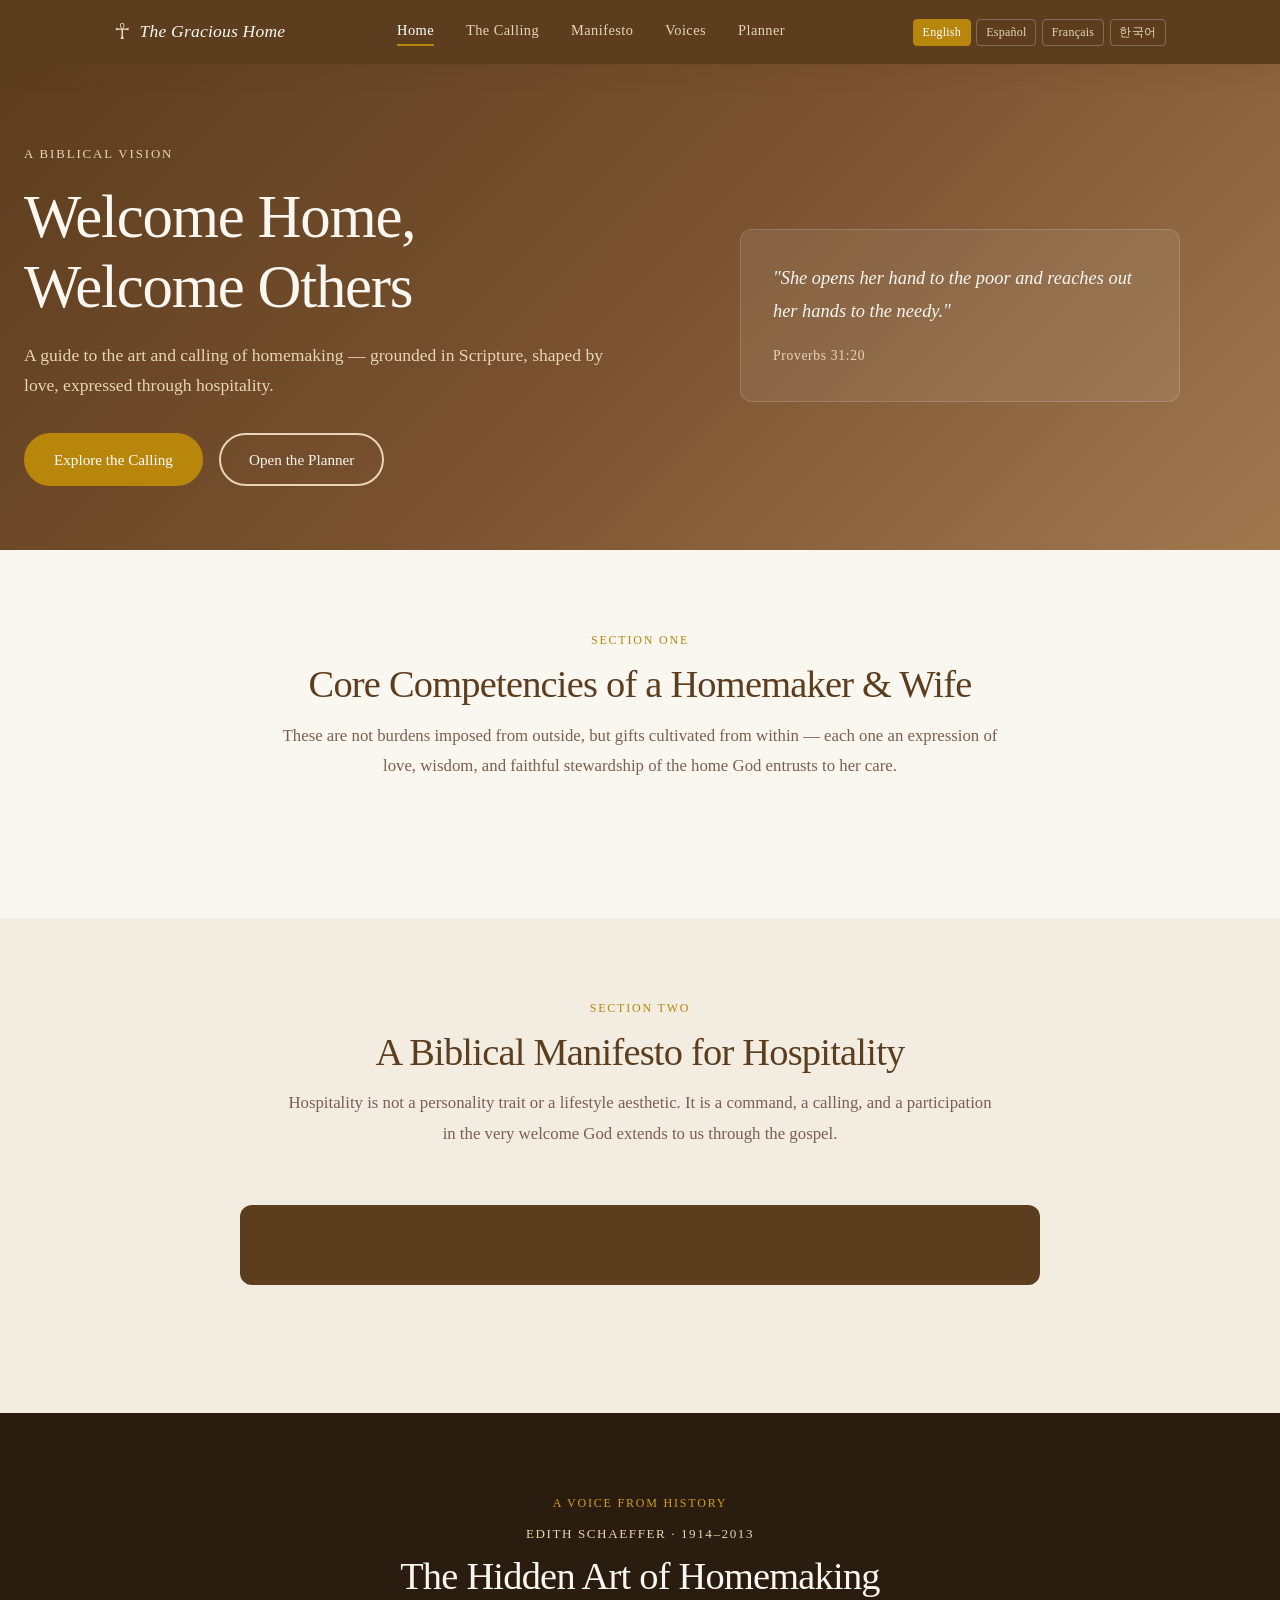
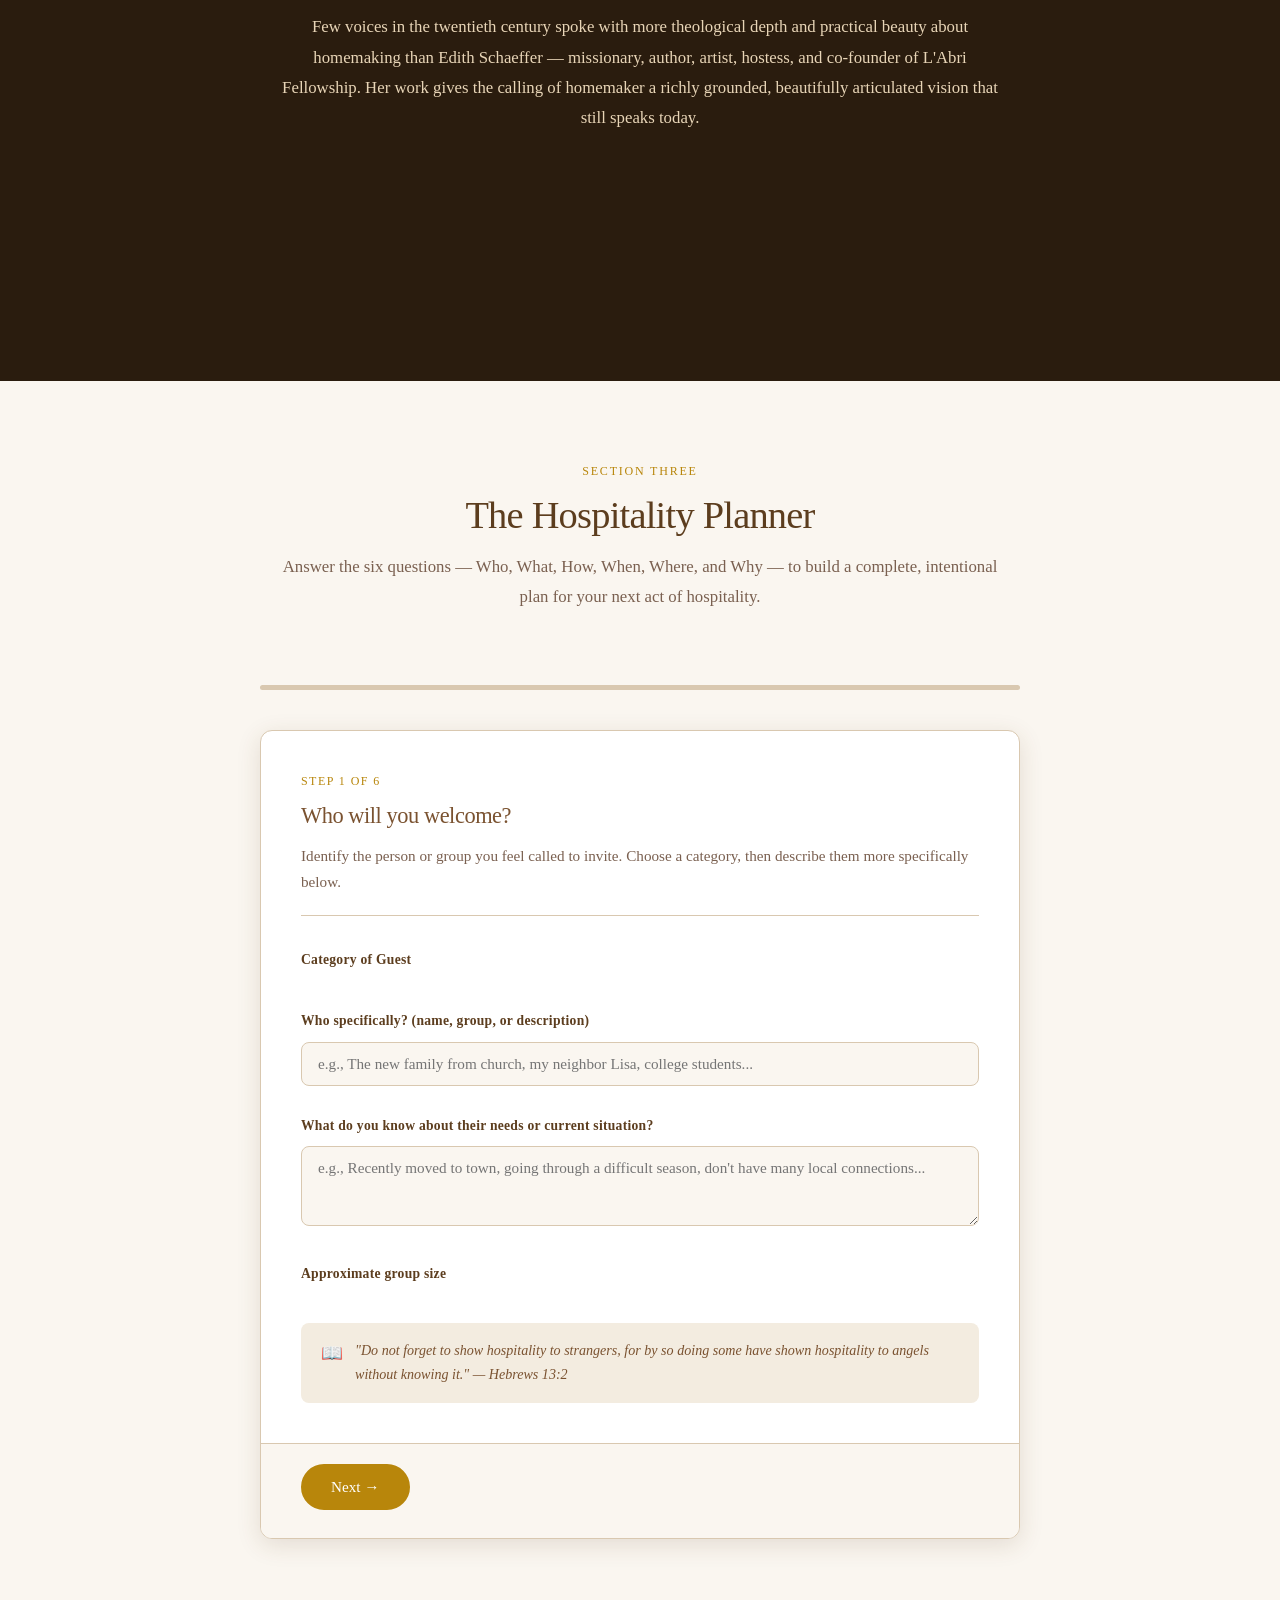
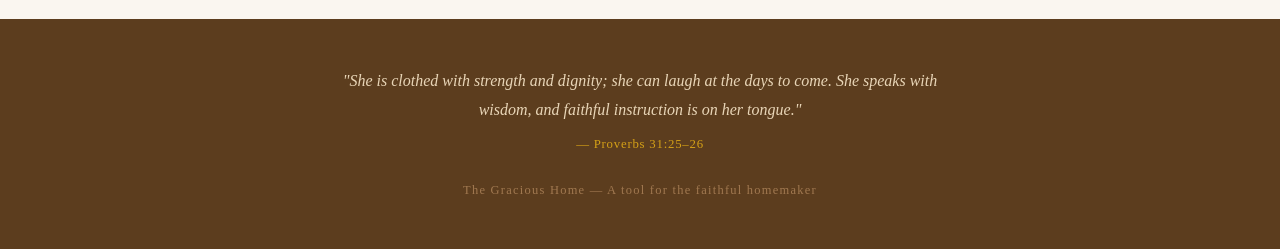
<file: index.html>
<!DOCTYPE html>
<html lang="en" dir="ltr">
<head>
  <meta charset="UTF-8" />
  <meta name="viewport" content="width=device-width, initial-scale=1.0" />
  <title>The Gracious Home</title>
  <link rel="stylesheet" href="style.css" />
</head>
<body>

  <!-- ── HEADER ─────────────────────────────────────── -->
  <header class="site-header">
    <div class="header-inner">
      <div class="logo">
        <span class="logo-icon">&#9765;</span>
        <span class="logo-text" data-i18n="nav.brand">The Gracious Home</span>
      </div>
      <nav id="mainNav">
        <a href="#competencies" data-i18n="nav.competencies">Competencies</a>
        <a href="#manifesto"    data-i18n="nav.manifesto">Manifesto</a>
        <a href="#schaeffer"    data-i18n="schaeffer.navLabel">Edith Schaeffer</a>
        <a href="#tool"         data-i18n="nav.planner">Hospitality Planner</a>
      </nav>
      <div id="langSwitcher" class="lang-switcher"></div>
      <button class="nav-toggle" id="navToggle" aria-label="Toggle menu">&#9776;</button>
    </div>
  </header>

  <!-- ── HERO ───────────────────────────────────────── -->
  <section class="hero">
    <div class="hero-content">
      <p class="hero-eyebrow" data-i18n="hero.eyebrow">A Biblical Vision</p>
      <h1 id="heroTitle"></h1>
      <p class="hero-sub" data-i18n="hero.subtitle"></p>
      <div class="hero-cta">
        <a href="#competencies" class="btn btn-primary" data-i18n="hero.ctaPrimary">Explore the Calling</a>
        <a href="#tool"         class="btn btn-outline"  data-i18n="hero.ctaSecondary">Open the Planner</a>
      </div>
    </div>
    <div class="hero-verse">
      <blockquote>
        <span data-i18n="hero.verse"></span>
        <cite data-i18n="hero.verseRef"></cite>
      </blockquote>
    </div>
  </section>

  <!-- ── SECTION 1: COMPETENCIES ────────────────────── -->
  <section id="competencies" class="section section-light">
    <div class="container">
      <div class="section-header">
        <p class="section-label" data-i18n="competencies.sectionLabel">Section One</p>
        <h2 data-i18n="competencies.title">Core Competencies</h2>
        <p class="section-intro" data-i18n="competencies.intro"></p>
      </div>
      <div class="competency-grid" id="competencyGrid">
        <!-- rendered by app.js -->
      </div>
    </div>
  </section>

  <!-- ── SECTION 2: MANIFESTO ───────────────────────── -->
  <section id="manifesto" class="section section-warm">
    <div class="container">
      <div class="section-header">
        <p class="section-label" data-i18n="manifesto.sectionLabel">Section Two</p>
        <h2 data-i18n="manifesto.title">A Biblical Manifesto</h2>
        <p class="section-intro" data-i18n="manifesto.intro"></p>
      </div>
      <div class="manifesto-content">
        <div class="manifesto-preamble" id="manifestoPreamble">
          <!-- rendered by app.js -->
        </div>
        <div class="manifesto-pillars" id="manifestoPillars">
          <!-- rendered by app.js -->
        </div>
      </div>
    </div>
  </section>

  <!-- ── SECTION 3: EDITH SCHAEFFER ────────────────── -->
  <section id="schaeffer" class="section section-schaeffer">
    <div class="container">
      <div class="section-header">
        <p class="section-label schaeffer-label" data-i18n="schaeffer.sectionLabel">A Voice from History</p>
        <p class="schaeffer-eyebrow" data-i18n="schaeffer.eyebrow"></p>
        <h2 data-i18n="schaeffer.title">The Hidden Art of Homemaking</h2>
        <p class="section-intro" data-i18n="schaeffer.intro"></p>
      </div>

      <!-- Bio -->
      <div class="schaeffer-bio" id="schaefferBio">
        <!-- rendered by app.js -->
      </div>

      <!-- Themes -->
      <div class="schaeffer-themes" id="schaefferThemes">
        <!-- rendered by app.js -->
      </div>

      <!-- L'Abri callout -->
      <div class="labri-box" id="labriBox">
        <!-- rendered by app.js -->
      </div>

      <!-- Pull quotes -->
      <div class="pull-quotes-section" id="pullQuotes">
        <!-- rendered by app.js -->
      </div>

      <!-- Books -->
      <div class="schaeffer-books" id="schaefferBooks">
        <!-- rendered by app.js -->
      </div>
    </div>
  </section>

  <!-- ── SECTION 4: PLANNER ─────────────────────────── -->
  <section id="tool" class="section section-light">
    <div class="container">
      <div class="section-header">
        <p class="section-label" data-i18n="planner.sectionLabel">Section Three</p>
        <h2 data-i18n="planner.title">The Hospitality Planner</h2>
        <p class="section-intro" data-i18n="planner.intro"></p>
      </div>

      <div class="planner-wrapper">

        <!-- Progress -->
        <div class="planner-progress">
          <div class="progress-steps" id="progressSteps"></div>
          <div class="progress-bar-track">
            <div class="progress-bar-fill" id="progressFill"></div>
          </div>
        </div>

        <!-- Card -->
        <div class="planner-card">

          <!-- Step 1: WHO -->
          <div class="planner-step active" id="step-1">
            <div class="step-header">
              <span class="step-label" data-i18n="planner.steps.who.stepLabel"></span>
              <h3 data-i18n="planner.steps.who.title"></h3>
              <p data-i18n="planner.steps.who.description"></p>
            </div>
            <div class="field-group">
              <label class="field-label" data-i18n="planner.steps.who.guestCategory.label"></label>
              <div class="chip-select" id="guestCategory" data-field="guestCategory" data-step="who" data-multi="false"></div>
            </div>
            <div class="field-group">
              <label class="field-label" for="guestName" data-i18n="planner.steps.who.guestName.label"></label>
              <input type="text" id="guestName" class="text-input" data-i18n-placeholder="planner.steps.who.guestName.placeholder" />
            </div>
            <div class="field-group">
              <label class="field-label" for="guestNeeds" data-i18n="planner.steps.who.guestNeeds.label"></label>
              <textarea id="guestNeeds" class="text-area" rows="3" data-i18n-placeholder="planner.steps.who.guestNeeds.placeholder"></textarea>
            </div>
            <div class="field-group">
              <label class="field-label" data-i18n="planner.steps.who.groupSize.label"></label>
              <div class="chip-select" id="groupSize" data-field="groupSize" data-step="who" data-multi="false"></div>
            </div>
            <div class="scripture-prompt">
              <span class="sp-icon">&#128214;</span>
              <p data-i18n="planner.steps.who.scripture"></p>
            </div>
          </div>

          <!-- Step 2: WHY -->
          <div class="planner-step" id="step-2">
            <div class="step-header">
              <span class="step-label" data-i18n="planner.steps.why.stepLabel"></span>
              <h3 data-i18n="planner.steps.why.title"></h3>
              <p data-i18n="planner.steps.why.description"></p>
            </div>
            <div class="field-group">
              <label class="field-label" data-i18n="planner.steps.why.motivation.label"></label>
              <div class="chip-select" id="motivation" data-field="motivation" data-step="why" data-multi="true"></div>
            </div>
            <div class="field-group">
              <label class="field-label" for="whyStatement" data-i18n="planner.steps.why.whyStatement.label"></label>
              <textarea id="whyStatement" class="text-area" rows="3" data-i18n-placeholder="planner.steps.why.whyStatement.placeholder"></textarea>
            </div>
            <div class="field-group">
              <label class="field-label" for="prayerIntent" data-i18n="planner.steps.why.prayerIntent.label"></label>
              <textarea id="prayerIntent" class="text-area" rows="3" data-i18n-placeholder="planner.steps.why.prayerIntent.placeholder"></textarea>
            </div>
            <div class="scripture-prompt">
              <span class="sp-icon">&#128214;</span>
              <p data-i18n="planner.steps.why.scripture"></p>
            </div>
          </div>

          <!-- Step 3: WHEN -->
          <div class="planner-step" id="step-3">
            <div class="step-header">
              <span class="step-label" data-i18n="planner.steps.when.stepLabel"></span>
              <h3 data-i18n="planner.steps.when.title"></h3>
              <p data-i18n="planner.steps.when.description"></p>
            </div>
            <div class="field-group">
              <label class="field-label" for="eventDate" data-i18n="planner.steps.when.eventDate.label"></label>
              <input type="text" id="eventDate" class="text-input" data-i18n-placeholder="planner.steps.when.eventDate.placeholder" />
            </div>
            <div class="field-group">
              <label class="field-label" data-i18n="planner.steps.when.mealSlot.label"></label>
              <div class="chip-select" id="mealSlot" data-field="mealSlot" data-step="when" data-multi="false"></div>
            </div>
            <div class="field-group">
              <label class="field-label" for="duration" data-i18n="planner.steps.when.duration.label"></label>
              <input type="text" id="duration" class="text-input" data-i18n-placeholder="planner.steps.when.duration.placeholder" />
            </div>
            <div class="field-group">
              <label class="field-label" for="prepTime" data-i18n="planner.steps.when.prepTime.label"></label>
              <input type="text" id="prepTime" class="text-input" data-i18n-placeholder="planner.steps.when.prepTime.placeholder" />
            </div>
            <div class="scripture-prompt">
              <span class="sp-icon">&#128214;</span>
              <p data-i18n="planner.steps.when.scripture"></p>
            </div>
          </div>

          <!-- Step 4: WHERE -->
          <div class="planner-step" id="step-4">
            <div class="step-header">
              <span class="step-label" data-i18n="planner.steps.where.stepLabel"></span>
              <h3 data-i18n="planner.steps.where.title"></h3>
              <p data-i18n="planner.steps.where.description"></p>
            </div>
            <div class="field-group">
              <label class="field-label" data-i18n="planner.steps.where.location.label"></label>
              <div class="chip-select" id="location" data-field="location" data-step="where" data-multi="false"></div>
            </div>
            <div class="field-group">
              <label class="field-label" for="spaceNotes" data-i18n="planner.steps.where.spaceNotes.label"></label>
              <textarea id="spaceNotes" class="text-area" rows="3" data-i18n-placeholder="planner.steps.where.spaceNotes.placeholder"></textarea>
            </div>
            <div class="field-group">
              <label class="field-label" data-i18n="planner.steps.where.atmosphere.label"></label>
              <div class="chip-select" id="atmosphere" data-field="atmosphere" data-step="where" data-multi="true"></div>
            </div>
            <div class="scripture-prompt">
              <span class="sp-icon">&#128214;</span>
              <p data-i18n="planner.steps.where.scripture"></p>
            </div>
          </div>

          <!-- Step 5: WHAT -->
          <div class="planner-step" id="step-5">
            <div class="step-header">
              <span class="step-label" data-i18n="planner.steps.what.stepLabel"></span>
              <h3 data-i18n="planner.steps.what.title"></h3>
              <p data-i18n="planner.steps.what.description"></p>
            </div>
            <div class="field-group">
              <label class="field-label" data-i18n="planner.steps.what.foodType.label"></label>
              <div class="chip-select" id="foodType" data-field="foodType" data-step="what" data-multi="true"></div>
            </div>
            <div class="field-group">
              <label class="field-label" for="menuIdeas" data-i18n="planner.steps.what.menuIdeas.label"></label>
              <textarea id="menuIdeas" class="text-area" rows="3" data-i18n-placeholder="planner.steps.what.menuIdeas.placeholder"></textarea>
            </div>
            <div class="field-group">
              <label class="field-label" data-i18n="planner.steps.what.activities.label"></label>
              <div class="chip-select" id="activities" data-field="activities" data-step="what" data-multi="true"></div>
            </div>
            <div class="field-group">
              <label class="field-label" for="specialNeeds" data-i18n="planner.steps.what.specialNeeds.label"></label>
              <input type="text" id="specialNeeds" class="text-input" data-i18n-placeholder="planner.steps.what.specialNeeds.placeholder" />
            </div>
            <div class="scripture-prompt">
              <span class="sp-icon">&#128214;</span>
              <p data-i18n="planner.steps.what.scripture"></p>
            </div>
          </div>

          <!-- Step 6: HOW -->
          <div class="planner-step" id="step-6">
            <div class="step-header">
              <span class="step-label" data-i18n="planner.steps.how.stepLabel"></span>
              <h3 data-i18n="planner.steps.how.title"></h3>
              <p data-i18n="planner.steps.how.description"></p>
            </div>
            <div class="field-group">
              <label class="field-label" data-i18n="planner.steps.how.prepChecklist.label"></label>
              <div class="checklist" id="prepChecklist" data-field="prepChecklist" data-step="how"></div>
            </div>
            <div class="field-group">
              <label class="field-label" data-i18n="planner.steps.how.heartChecklist.label"></label>
              <div class="checklist" id="heartChecklist" data-field="heartChecklist" data-step="how"></div>
            </div>
            <div class="field-group">
              <label class="field-label" for="helpNeeded" data-i18n="planner.steps.how.helpNeeded.label"></label>
              <input type="text" id="helpNeeded" class="text-input" data-i18n-placeholder="planner.steps.how.helpNeeded.placeholder" />
            </div>
            <div class="field-group">
              <label class="field-label" for="extraNotes" data-i18n="planner.steps.how.extraNotes.label"></label>
              <textarea id="extraNotes" class="text-area" rows="3" data-i18n-placeholder="planner.steps.how.extraNotes.placeholder"></textarea>
            </div>
            <div class="scripture-prompt">
              <span class="sp-icon">&#128214;</span>
              <p data-i18n="planner.steps.how.scripture"></p>
            </div>
          </div>

          <!-- Step 7: SUMMARY -->
          <div class="planner-step" id="step-7">
            <div class="step-header">
              <span class="step-label" data-i18n="planner.plan.stepLabel"></span>
              <h3 data-i18n="planner.plan.title"></h3>
              <p data-i18n="planner.plan.description"></p>
            </div>
            <div class="plan-output" id="planOutput"></div>
            <div class="plan-actions">
              <button class="btn btn-primary" id="printBtn" data-i18n="planner.plan.printBtn">Print / Save as PDF</button>
              <button class="btn btn-outline"  id="startOverBtn" data-i18n="planner.plan.startOverBtn">Start a New Plan</button>
            </div>
          </div>

          <!-- Navigation -->
          <div class="planner-nav" id="plannerNav">
            <button class="btn btn-outline" id="prevBtn" style="display:none" data-i18n-nav="prev">← Back</button>
            <button class="btn btn-primary" id="nextBtn" data-i18n-nav="next">Next →</button>
          </div>

        </div><!-- /.planner-card -->
      </div><!-- /.planner-wrapper -->
    </div>
  </section>

  <!-- ── FOOTER ──────────────────────────────────────── -->
  <footer class="site-footer">
    <div class="container">
      <div class="footer-verse">
        <p data-i18n="footer.verse"></p>
        <cite data-i18n="footer.verseRef"></cite>
      </div>
      <p class="footer-tagline" data-i18n="footer.tagline"></p>
    </div>
  </footer>

  <script src="i18n.js"></script>
  <script src="app.js"></script>
</body>
</html>
</file>
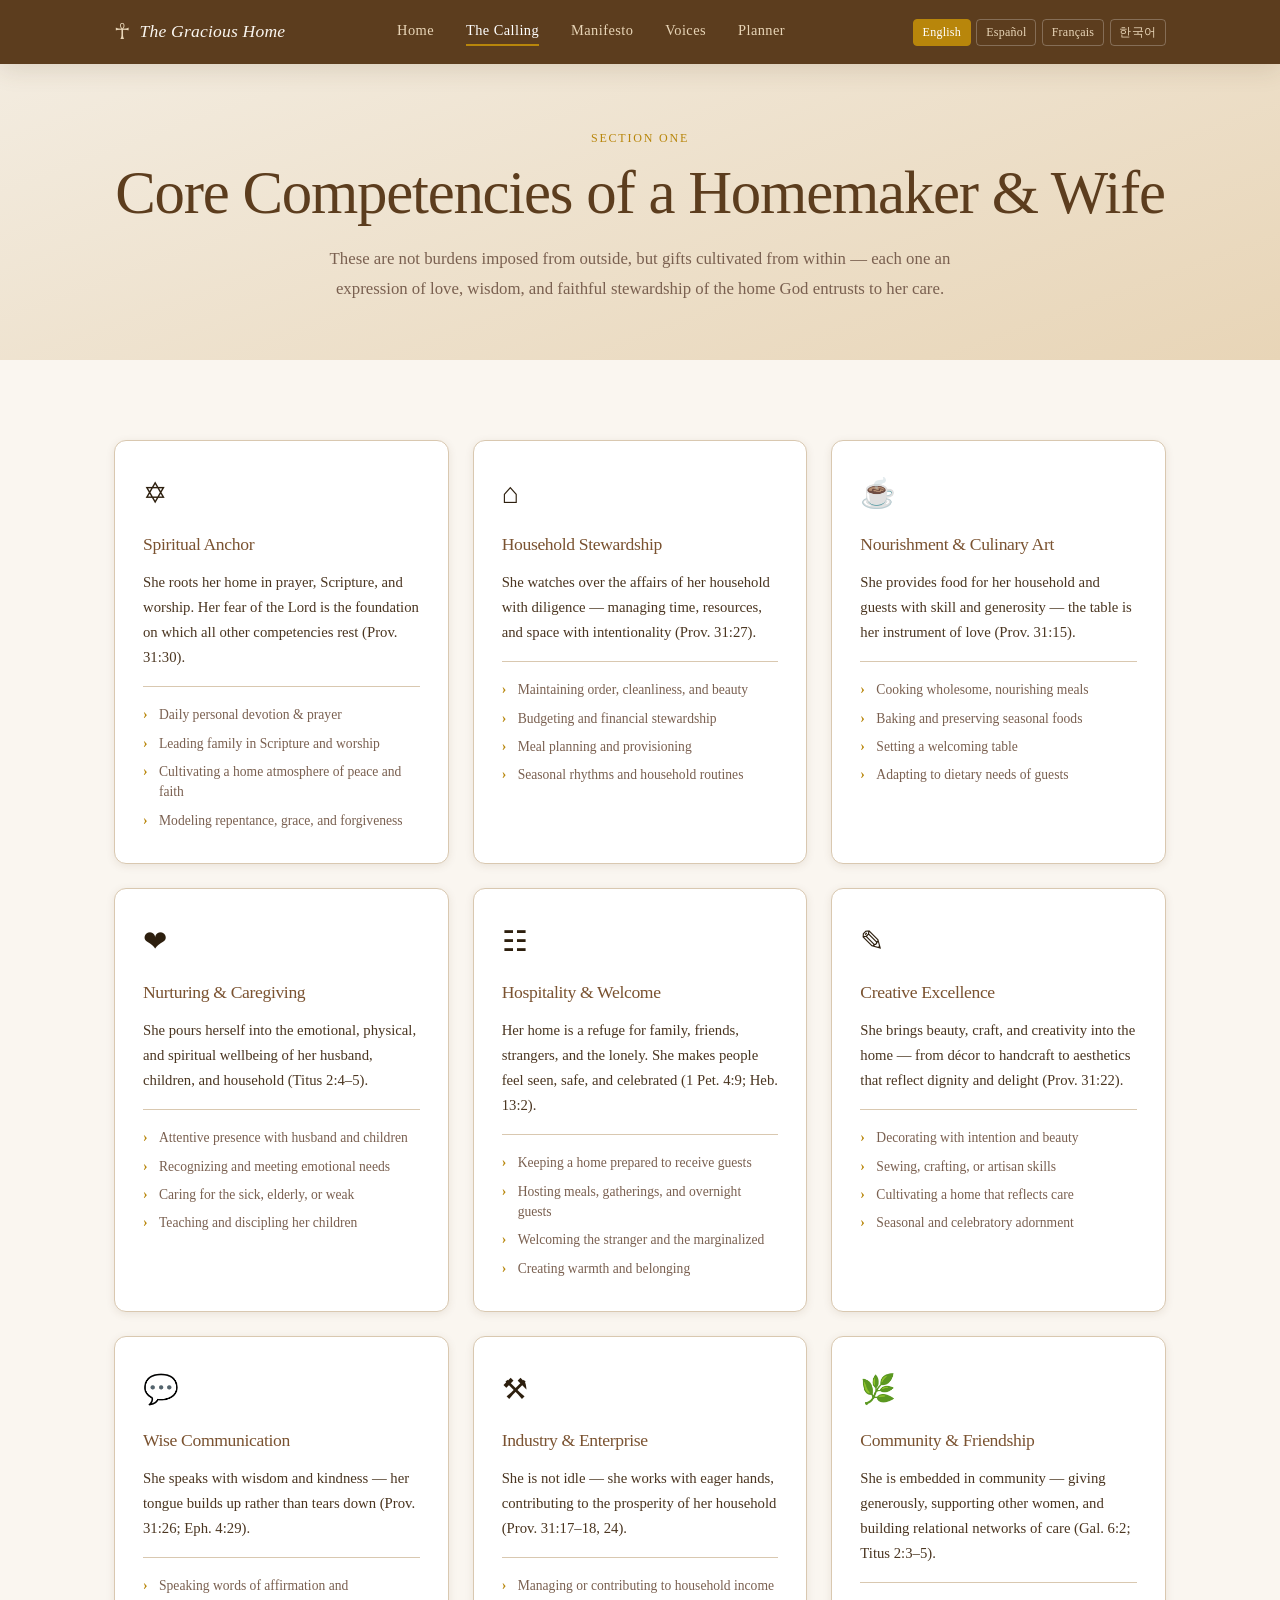
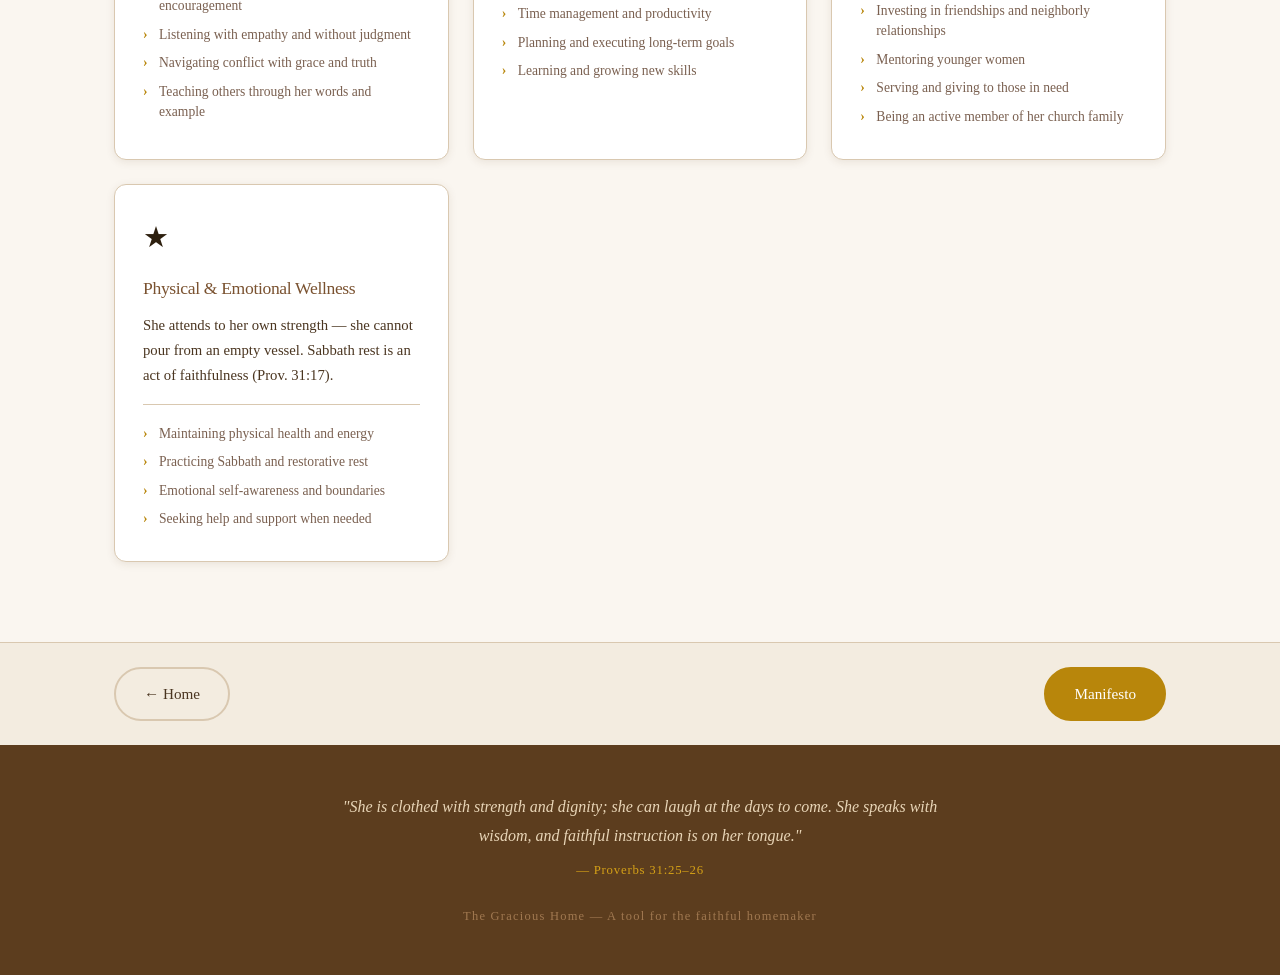
<file: competencies.html>
<!DOCTYPE html>
<html lang="en" dir="ltr">
<head>
  <meta charset="UTF-8" />
  <meta name="viewport" content="width=device-width, initial-scale=1.0" />
  <title>The Calling — The Gracious Home</title>
  <link rel="stylesheet" href="style.css" />
</head>
<body data-page="competencies">

  <header class="site-header">
    <div class="header-inner">
      <a href="index.html" class="logo">
        <span class="logo-icon">&#9765;</span>
        <span class="logo-text" data-i18n="nav.brand"></span>
      </a>
      <nav id="mainNav"></nav>
      <div id="langSwitcher" class="lang-switcher"></div>
      <button class="nav-toggle" id="navToggle" aria-label="Toggle menu">&#9776;</button>
    </div>
  </header>

  <div class="page-hero page-hero-warm">
    <div class="container">
      <p class="section-label" data-i18n="competencies.sectionLabel"></p>
      <h1 data-i18n="competencies.title"></h1>
      <p class="page-hero-intro" data-i18n="competencies.intro"></p>
    </div>
  </div>

  <section class="section section-light">
    <div class="container">
      <div class="competency-grid" id="competencyGrid"></div>
    </div>
  </section>

  <div class="page-nav-footer">
    <div class="container">
      <a href="index.html" class="btn btn-outline">← Home</a>
      <a href="manifesto.html" class="btn btn-primary" data-i18n="nav.manifesto"></a>
    </div>
  </div>

  <footer class="site-footer">
    <div class="container">
      <div class="footer-verse">
        <p data-i18n="footer.verse"></p>
        <cite data-i18n="footer.verseRef"></cite>
      </div>
      <p class="footer-tagline" data-i18n="footer.tagline"></p>
    </div>
  </footer>

  <script src="i18n.js"></script>
  <script src="app.js"></script>
</body>
</html>
</file>
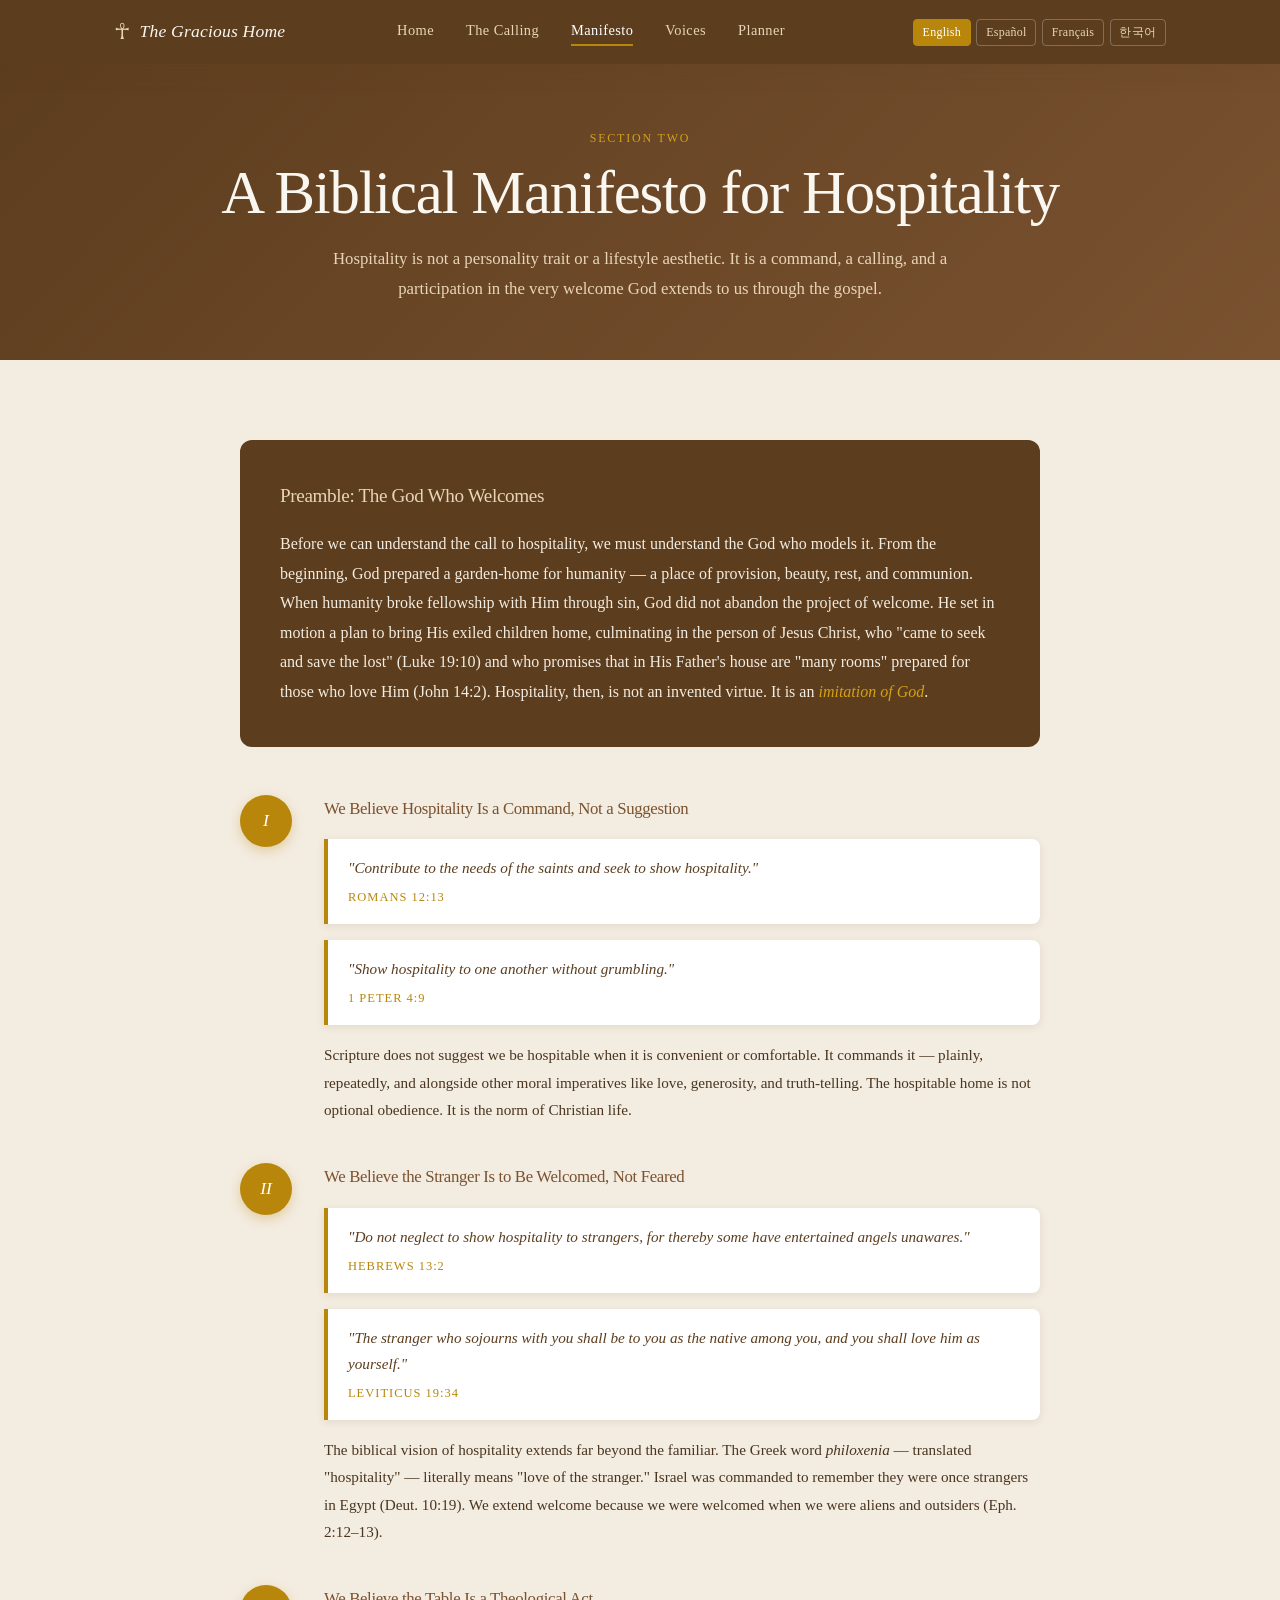
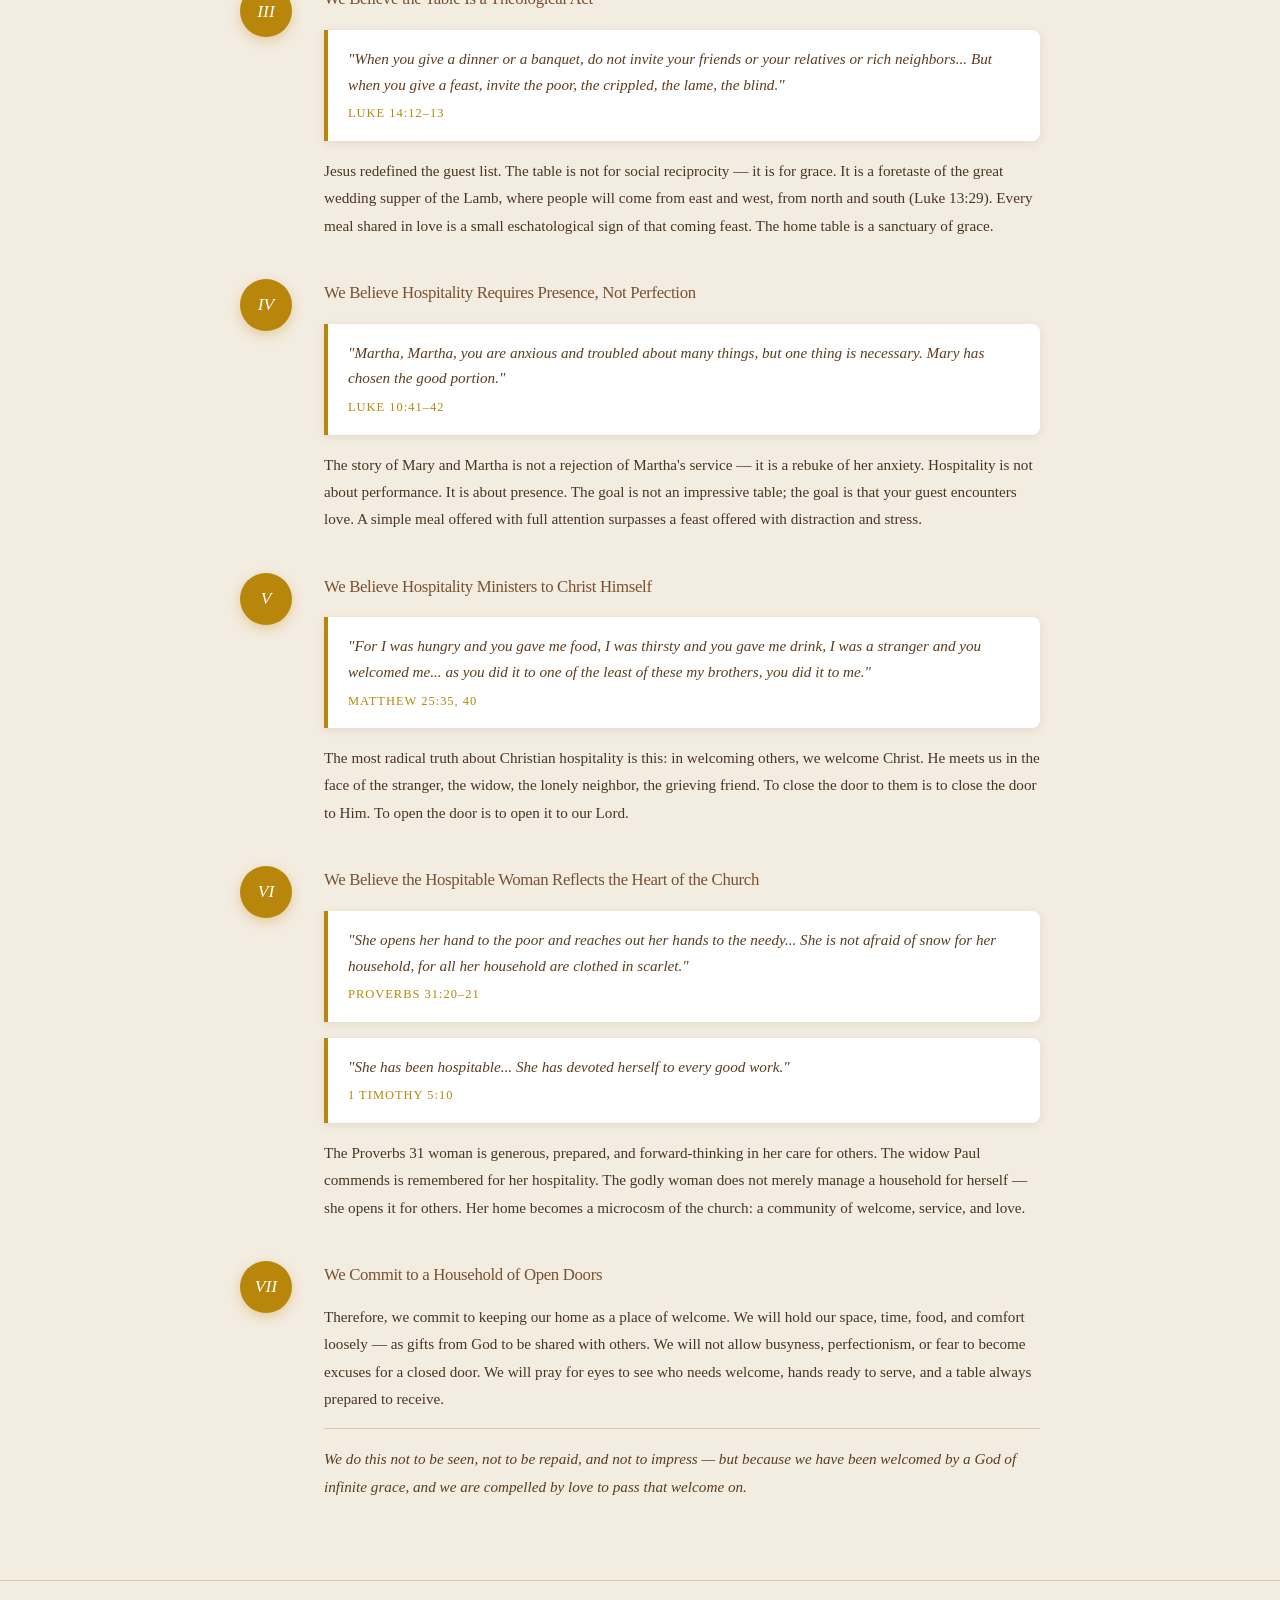
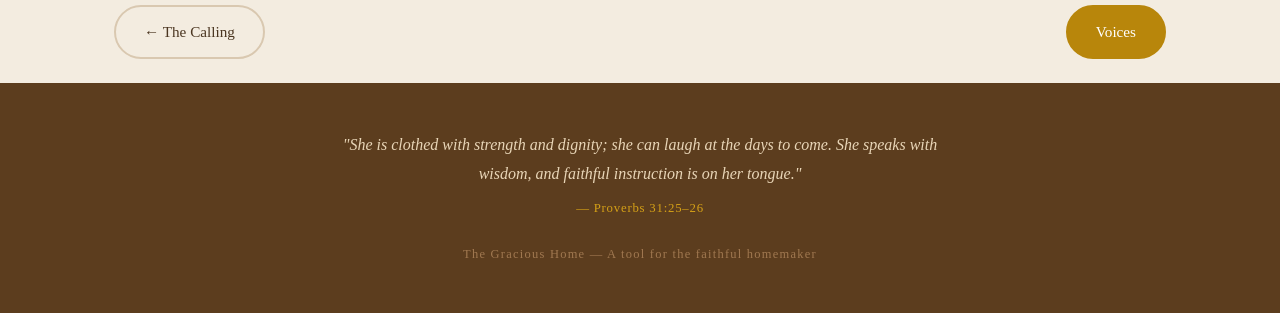
<file: manifesto.html>
<!DOCTYPE html>
<html lang="en" dir="ltr">
<head>
  <meta charset="UTF-8" />
  <meta name="viewport" content="width=device-width, initial-scale=1.0" />
  <title>The Manifesto — The Gracious Home</title>
  <link rel="stylesheet" href="style.css" />
</head>
<body data-page="manifesto">

  <header class="site-header">
    <div class="header-inner">
      <a href="index.html" class="logo">
        <span class="logo-icon">&#9765;</span>
        <span class="logo-text" data-i18n="nav.brand"></span>
      </a>
      <nav id="mainNav"></nav>
      <div id="langSwitcher" class="lang-switcher"></div>
      <button class="nav-toggle" id="navToggle" aria-label="Toggle menu">&#9776;</button>
    </div>
  </header>

  <div class="page-hero page-hero-dark">
    <div class="container">
      <p class="section-label" data-i18n="manifesto.sectionLabel"></p>
      <h1 data-i18n="manifesto.title"></h1>
      <p class="page-hero-intro" data-i18n="manifesto.intro"></p>
    </div>
  </div>

  <section class="section section-warm">
    <div class="container">
      <div class="manifesto-content">
        <div class="manifesto-preamble" id="manifestoPreamble"></div>
        <div class="manifesto-pillars"  id="manifestoPillars"></div>
      </div>
    </div>
  </section>

  <div class="page-nav-footer">
    <div class="container">
      <a href="competencies.html" class="btn btn-outline">← <span data-i18n="nav.competencies"></span></a>
      <a href="thinkers.html"     class="btn btn-primary" data-i18n="nav.thinkers"></a>
    </div>
  </div>

  <footer class="site-footer">
    <div class="container">
      <div class="footer-verse">
        <p data-i18n="footer.verse"></p>
        <cite data-i18n="footer.verseRef"></cite>
      </div>
      <p class="footer-tagline" data-i18n="footer.tagline"></p>
    </div>
  </footer>

  <script src="i18n.js"></script>
  <script src="app.js"></script>
</body>
</html>
</file>
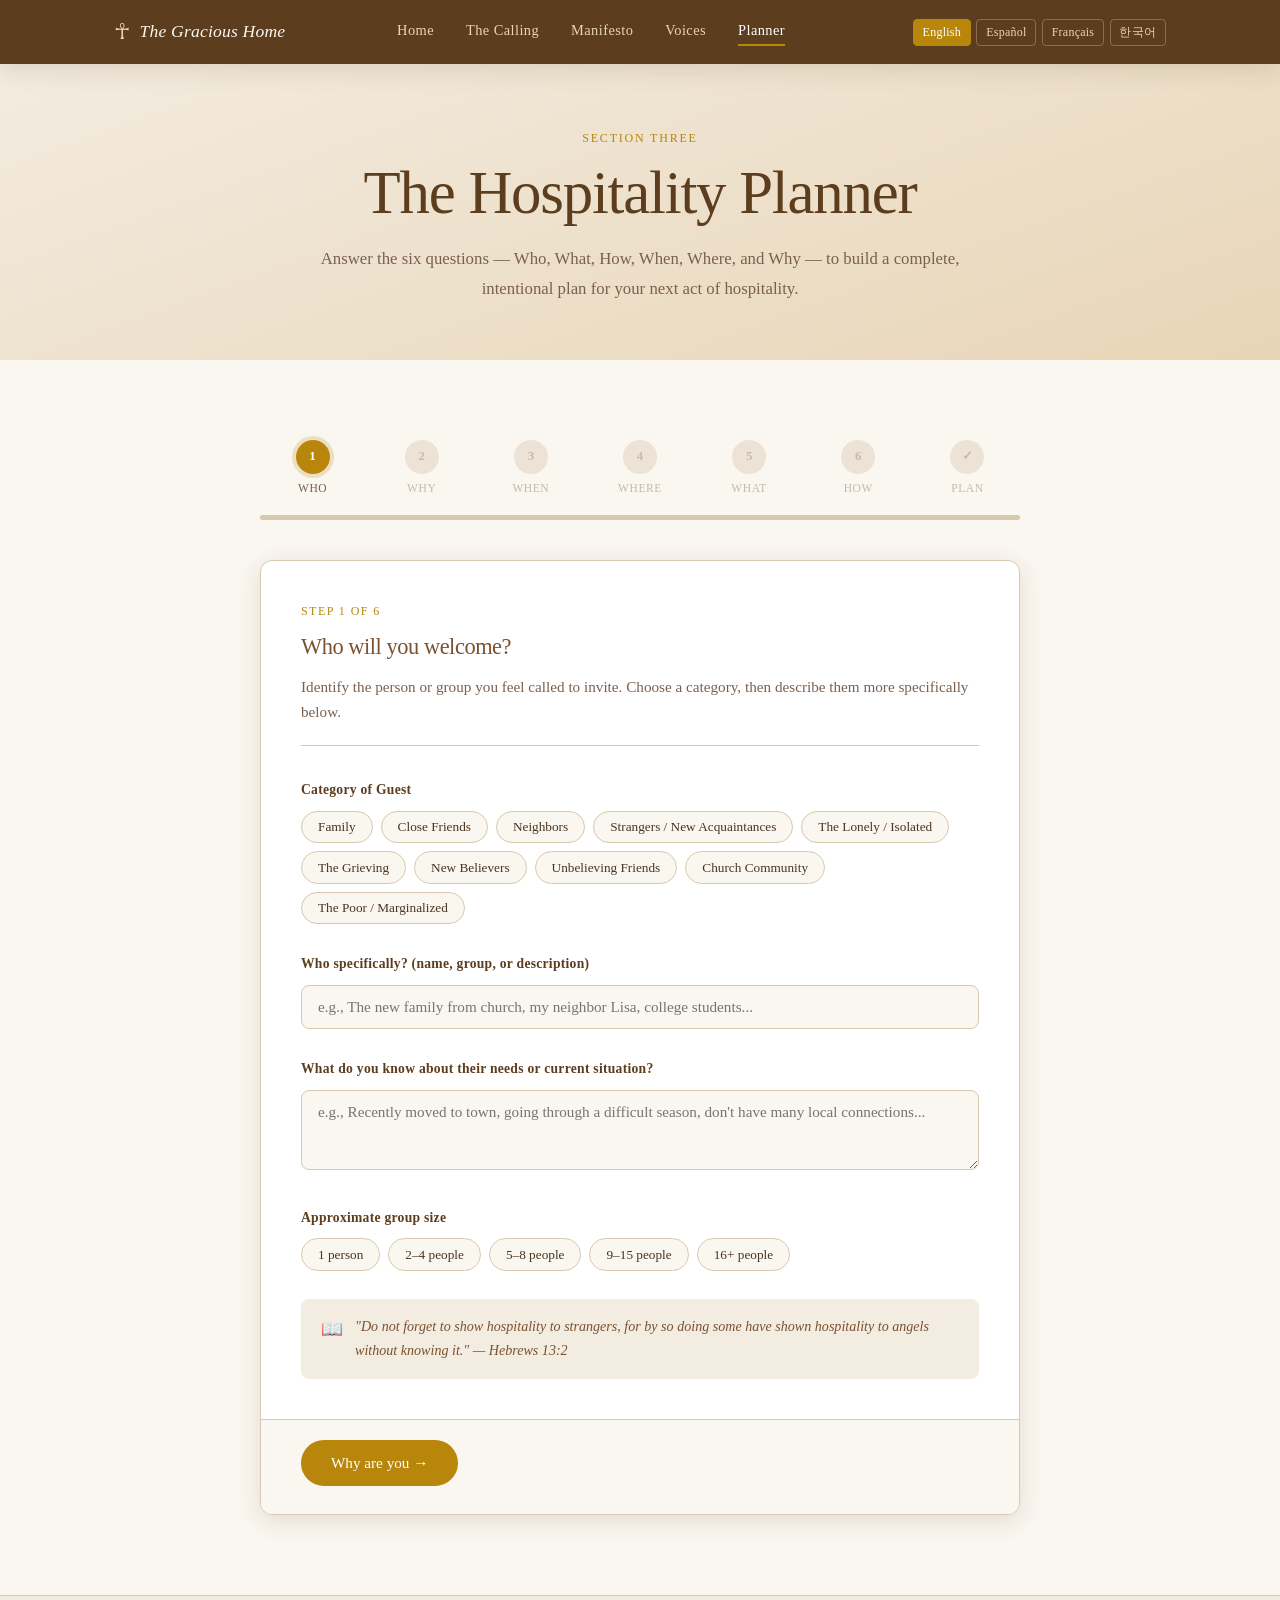
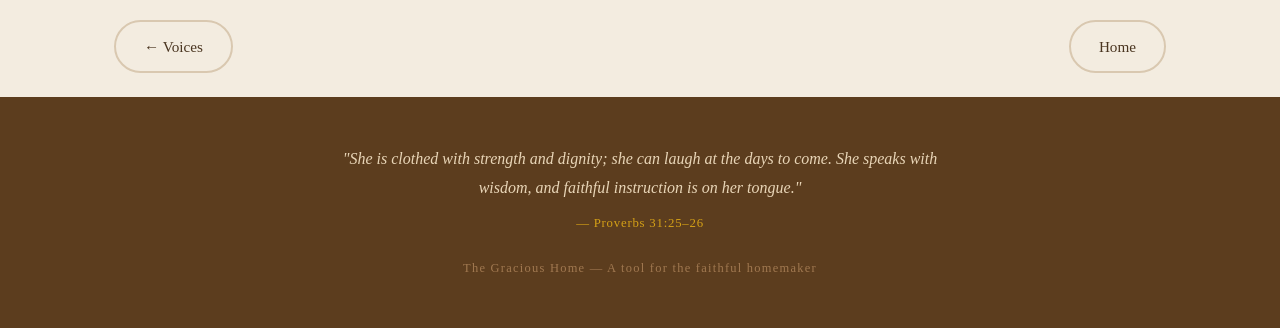
<file: planner.html>
<!DOCTYPE html>
<html lang="en" dir="ltr">
<head>
  <meta charset="UTF-8" />
  <meta name="viewport" content="width=device-width, initial-scale=1.0" />
  <title>Hospitality Planner — The Gracious Home</title>
  <link rel="stylesheet" href="style.css" />
</head>
<body data-page="planner">

  <header class="site-header">
    <div class="header-inner">
      <a href="index.html" class="logo">
        <span class="logo-icon">&#9765;</span>
        <span class="logo-text" data-i18n="nav.brand"></span>
      </a>
      <nav id="mainNav"></nav>
      <div id="langSwitcher" class="lang-switcher"></div>
      <button class="nav-toggle" id="navToggle" aria-label="Toggle menu">&#9776;</button>
    </div>
  </header>

  <div class="page-hero page-hero-warm">
    <div class="container">
      <p class="section-label" data-i18n="planner.sectionLabel"></p>
      <h1 data-i18n="planner.title"></h1>
      <p class="page-hero-intro" data-i18n="planner.intro"></p>
    </div>
  </div>

  <section class="section section-light">
    <div class="container">
      <div class="planner-wrapper">

        <div class="planner-progress">
          <div class="progress-steps" id="progressSteps"></div>
          <div class="progress-bar-track">
            <div class="progress-bar-fill" id="progressFill"></div>
          </div>
        </div>

        <div class="planner-card">

          <!-- Step 1: WHO -->
          <div class="planner-step active" id="step-1">
            <div class="step-header">
              <span class="step-label" data-i18n="planner.steps.who.stepLabel"></span>
              <h3 data-i18n="planner.steps.who.title"></h3>
              <p data-i18n="planner.steps.who.description"></p>
            </div>
            <div class="field-group">
              <label class="field-label" data-i18n="planner.steps.who.guestCategory.label"></label>
              <div class="chip-select" id="guestCategory" data-field="guestCategory" data-step="who" data-multi="false"></div>
            </div>
            <div class="field-group">
              <label class="field-label" for="guestName" data-i18n="planner.steps.who.guestName.label"></label>
              <input type="text" id="guestName" class="text-input" data-i18n-placeholder="planner.steps.who.guestName.placeholder" />
            </div>
            <div class="field-group">
              <label class="field-label" for="guestNeeds" data-i18n="planner.steps.who.guestNeeds.label"></label>
              <textarea id="guestNeeds" class="text-area" rows="3" data-i18n-placeholder="planner.steps.who.guestNeeds.placeholder"></textarea>
            </div>
            <div class="field-group">
              <label class="field-label" data-i18n="planner.steps.who.groupSize.label"></label>
              <div class="chip-select" id="groupSize" data-field="groupSize" data-step="who" data-multi="false"></div>
            </div>
            <div class="scripture-prompt">
              <span class="sp-icon">&#128214;</span>
              <p data-i18n="planner.steps.who.scripture"></p>
            </div>
          </div>

          <!-- Step 2: WHY -->
          <div class="planner-step" id="step-2">
            <div class="step-header">
              <span class="step-label" data-i18n="planner.steps.why.stepLabel"></span>
              <h3 data-i18n="planner.steps.why.title"></h3>
              <p data-i18n="planner.steps.why.description"></p>
            </div>
            <div class="field-group">
              <label class="field-label" data-i18n="planner.steps.why.motivation.label"></label>
              <div class="chip-select" id="motivation" data-field="motivation" data-step="why" data-multi="true"></div>
            </div>
            <div class="field-group">
              <label class="field-label" for="whyStatement" data-i18n="planner.steps.why.whyStatement.label"></label>
              <textarea id="whyStatement" class="text-area" rows="3" data-i18n-placeholder="planner.steps.why.whyStatement.placeholder"></textarea>
            </div>
            <div class="field-group">
              <label class="field-label" for="prayerIntent" data-i18n="planner.steps.why.prayerIntent.label"></label>
              <textarea id="prayerIntent" class="text-area" rows="3" data-i18n-placeholder="planner.steps.why.prayerIntent.placeholder"></textarea>
            </div>
            <div class="scripture-prompt">
              <span class="sp-icon">&#128214;</span>
              <p data-i18n="planner.steps.why.scripture"></p>
            </div>
          </div>

          <!-- Step 3: WHEN -->
          <div class="planner-step" id="step-3">
            <div class="step-header">
              <span class="step-label" data-i18n="planner.steps.when.stepLabel"></span>
              <h3 data-i18n="planner.steps.when.title"></h3>
              <p data-i18n="planner.steps.when.description"></p>
            </div>
            <div class="field-group">
              <label class="field-label" for="eventDate" data-i18n="planner.steps.when.eventDate.label"></label>
              <input type="text" id="eventDate" class="text-input" data-i18n-placeholder="planner.steps.when.eventDate.placeholder" />
            </div>
            <div class="field-group">
              <label class="field-label" data-i18n="planner.steps.when.mealSlot.label"></label>
              <div class="chip-select" id="mealSlot" data-field="mealSlot" data-step="when" data-multi="false"></div>
            </div>
            <div class="field-group">
              <label class="field-label" for="duration" data-i18n="planner.steps.when.duration.label"></label>
              <input type="text" id="duration" class="text-input" data-i18n-placeholder="planner.steps.when.duration.placeholder" />
            </div>
            <div class="field-group">
              <label class="field-label" for="prepTime" data-i18n="planner.steps.when.prepTime.label"></label>
              <input type="text" id="prepTime" class="text-input" data-i18n-placeholder="planner.steps.when.prepTime.placeholder" />
            </div>
            <div class="scripture-prompt">
              <span class="sp-icon">&#128214;</span>
              <p data-i18n="planner.steps.when.scripture"></p>
            </div>
          </div>

          <!-- Step 4: WHERE -->
          <div class="planner-step" id="step-4">
            <div class="step-header">
              <span class="step-label" data-i18n="planner.steps.where.stepLabel"></span>
              <h3 data-i18n="planner.steps.where.title"></h3>
              <p data-i18n="planner.steps.where.description"></p>
            </div>
            <div class="field-group">
              <label class="field-label" data-i18n="planner.steps.where.location.label"></label>
              <div class="chip-select" id="location" data-field="location" data-step="where" data-multi="false"></div>
            </div>
            <div class="field-group">
              <label class="field-label" for="spaceNotes" data-i18n="planner.steps.where.spaceNotes.label"></label>
              <textarea id="spaceNotes" class="text-area" rows="3" data-i18n-placeholder="planner.steps.where.spaceNotes.placeholder"></textarea>
            </div>
            <div class="field-group">
              <label class="field-label" data-i18n="planner.steps.where.atmosphere.label"></label>
              <div class="chip-select" id="atmosphere" data-field="atmosphere" data-step="where" data-multi="true"></div>
            </div>
            <div class="scripture-prompt">
              <span class="sp-icon">&#128214;</span>
              <p data-i18n="planner.steps.where.scripture"></p>
            </div>
          </div>

          <!-- Step 5: WHAT -->
          <div class="planner-step" id="step-5">
            <div class="step-header">
              <span class="step-label" data-i18n="planner.steps.what.stepLabel"></span>
              <h3 data-i18n="planner.steps.what.title"></h3>
              <p data-i18n="planner.steps.what.description"></p>
            </div>
            <div class="field-group">
              <label class="field-label" data-i18n="planner.steps.what.foodType.label"></label>
              <div class="chip-select" id="foodType" data-field="foodType" data-step="what" data-multi="true"></div>
            </div>
            <div class="field-group">
              <label class="field-label" for="menuIdeas" data-i18n="planner.steps.what.menuIdeas.label"></label>
              <textarea id="menuIdeas" class="text-area" rows="3" data-i18n-placeholder="planner.steps.what.menuIdeas.placeholder"></textarea>
            </div>
            <div class="field-group">
              <label class="field-label" data-i18n="planner.steps.what.activities.label"></label>
              <div class="chip-select" id="activities" data-field="activities" data-step="what" data-multi="true"></div>
            </div>
            <div class="field-group">
              <label class="field-label" for="specialNeeds" data-i18n="planner.steps.what.specialNeeds.label"></label>
              <input type="text" id="specialNeeds" class="text-input" data-i18n-placeholder="planner.steps.what.specialNeeds.placeholder" />
            </div>
            <div class="scripture-prompt">
              <span class="sp-icon">&#128214;</span>
              <p data-i18n="planner.steps.what.scripture"></p>
            </div>
          </div>

          <!-- Step 6: HOW -->
          <div class="planner-step" id="step-6">
            <div class="step-header">
              <span class="step-label" data-i18n="planner.steps.how.stepLabel"></span>
              <h3 data-i18n="planner.steps.how.title"></h3>
              <p data-i18n="planner.steps.how.description"></p>
            </div>
            <div class="field-group">
              <label class="field-label" data-i18n="planner.steps.how.prepChecklist.label"></label>
              <div class="checklist" id="prepChecklist" data-field="prepChecklist" data-step="how"></div>
            </div>
            <div class="field-group">
              <label class="field-label" data-i18n="planner.steps.how.heartChecklist.label"></label>
              <div class="checklist" id="heartChecklist" data-field="heartChecklist" data-step="how"></div>
            </div>
            <div class="field-group">
              <label class="field-label" for="helpNeeded" data-i18n="planner.steps.how.helpNeeded.label"></label>
              <input type="text" id="helpNeeded" class="text-input" data-i18n-placeholder="planner.steps.how.helpNeeded.placeholder" />
            </div>
            <div class="field-group">
              <label class="field-label" for="extraNotes" data-i18n="planner.steps.how.extraNotes.label"></label>
              <textarea id="extraNotes" class="text-area" rows="3" data-i18n-placeholder="planner.steps.how.extraNotes.placeholder"></textarea>
            </div>
            <div class="scripture-prompt">
              <span class="sp-icon">&#128214;</span>
              <p data-i18n="planner.steps.how.scripture"></p>
            </div>
          </div>

          <!-- Step 7: PLAN -->
          <div class="planner-step" id="step-7">
            <div class="step-header">
              <span class="step-label" data-i18n="planner.plan.stepLabel"></span>
              <h3 data-i18n="planner.plan.title"></h3>
              <p data-i18n="planner.plan.description"></p>
            </div>
            <div class="plan-output" id="planOutput"></div>
            <div class="plan-actions">
              <button class="btn btn-primary" id="printBtn" data-i18n="planner.plan.printBtn">Print / Save as PDF</button>
              <button class="btn btn-outline"  id="startOverBtn" data-i18n="planner.plan.startOverBtn">Start a New Plan</button>
            </div>
          </div>

          <div class="planner-nav" id="plannerNav">
            <button class="btn btn-outline" id="prevBtn" style="display:none">← Back</button>
            <button class="btn btn-primary" id="nextBtn">Next →</button>
          </div>

        </div><!-- /.planner-card -->
      </div><!-- /.planner-wrapper -->
    </div>
  </section>

  <div class="page-nav-footer">
    <div class="container">
      <a href="thinkers.html" class="btn btn-outline">← <span data-i18n="nav.thinkers"></span></a>
      <a href="index.html"    class="btn btn-outline" data-i18n="nav.home"></a>
    </div>
  </div>

  <footer class="site-footer">
    <div class="container">
      <div class="footer-verse">
        <p data-i18n="footer.verse"></p>
        <cite data-i18n="footer.verseRef"></cite>
      </div>
      <p class="footer-tagline" data-i18n="footer.tagline"></p>
    </div>
  </footer>

  <script src="i18n.js"></script>
  <script src="app.js"></script>
</body>
</html>
</file>
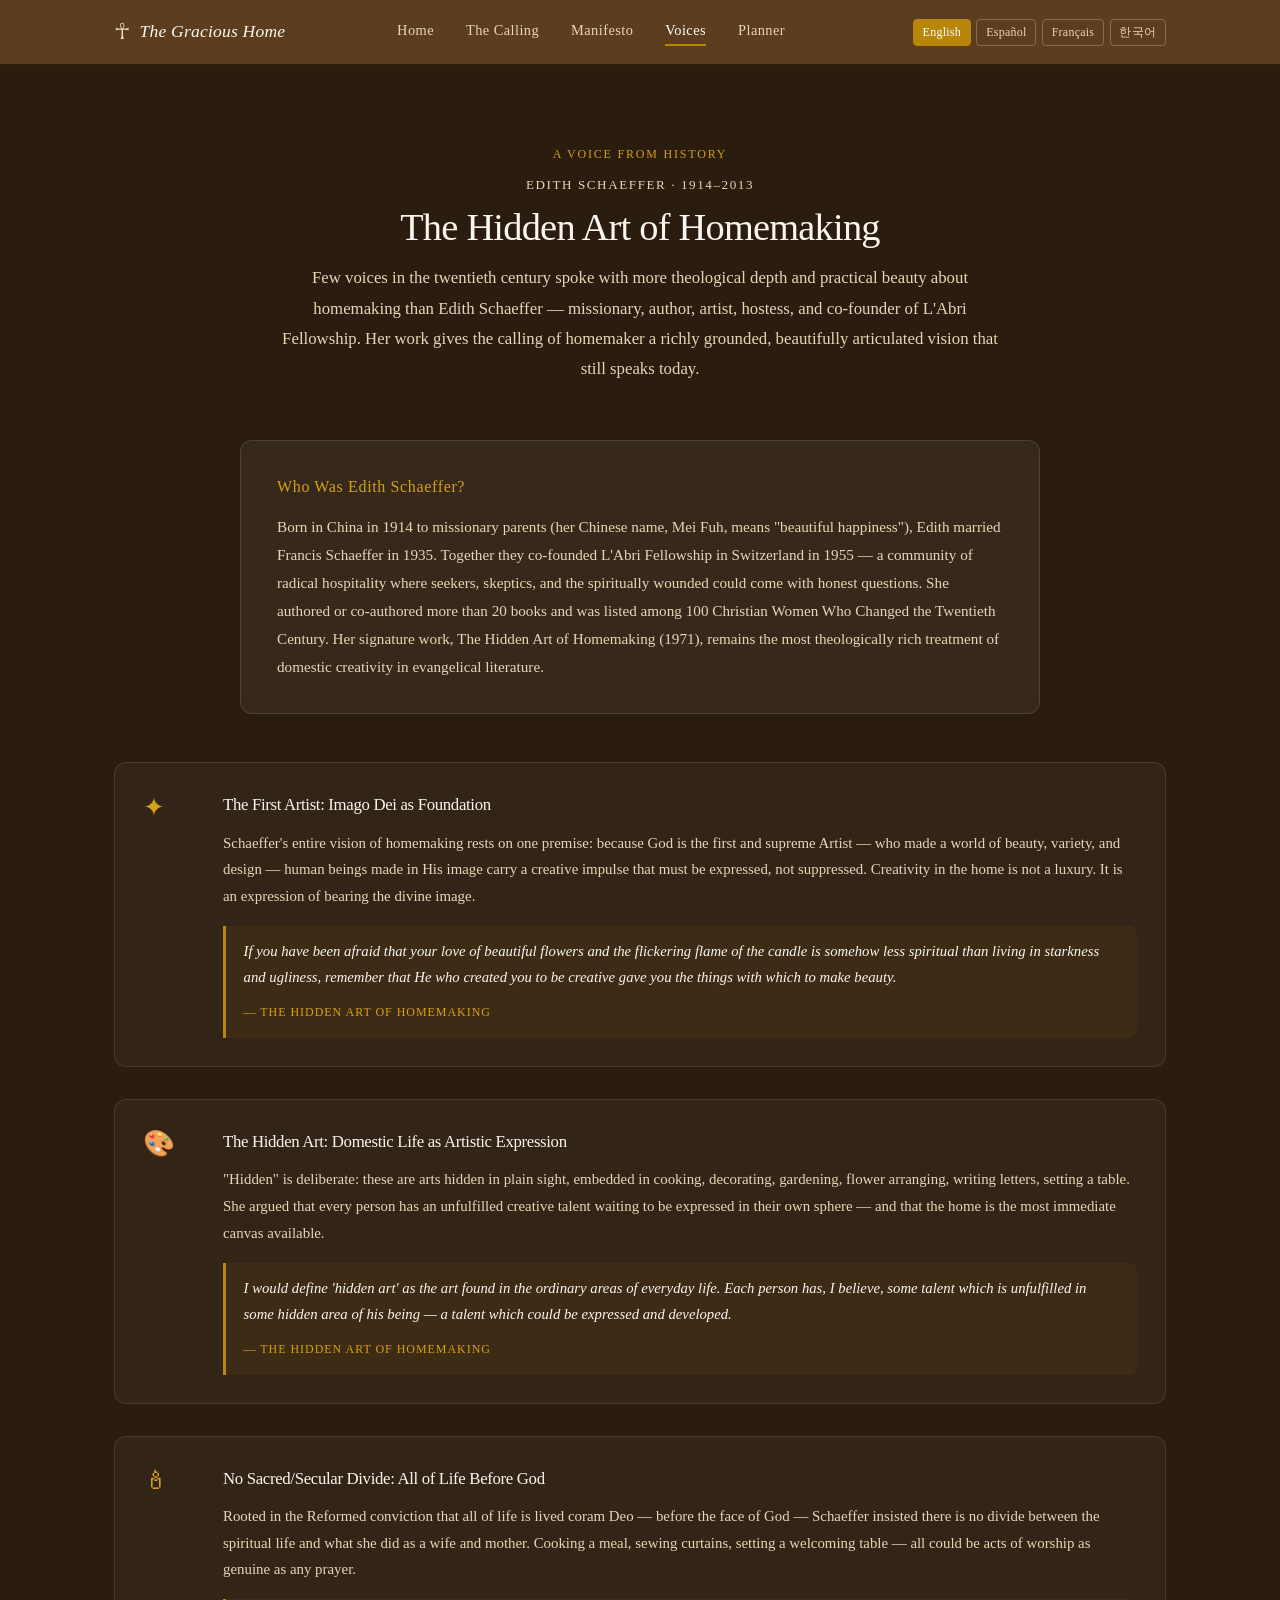
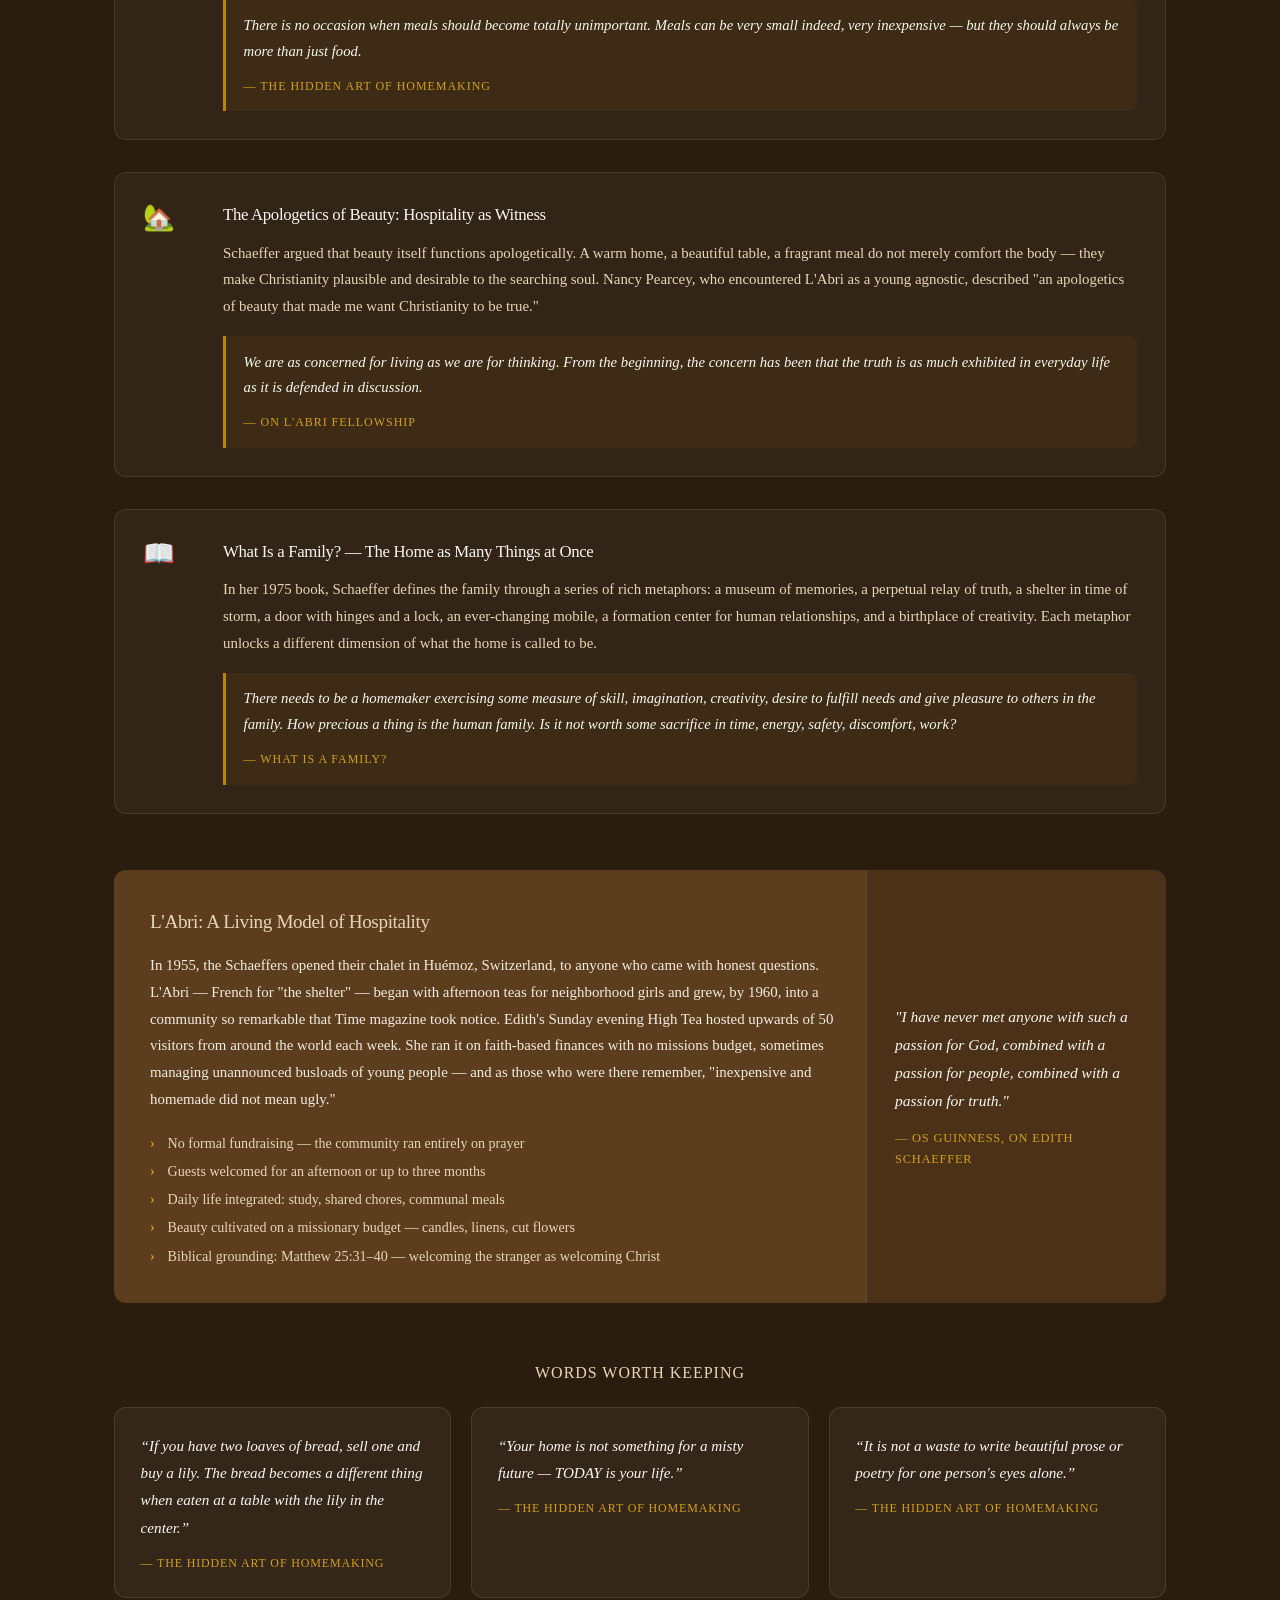
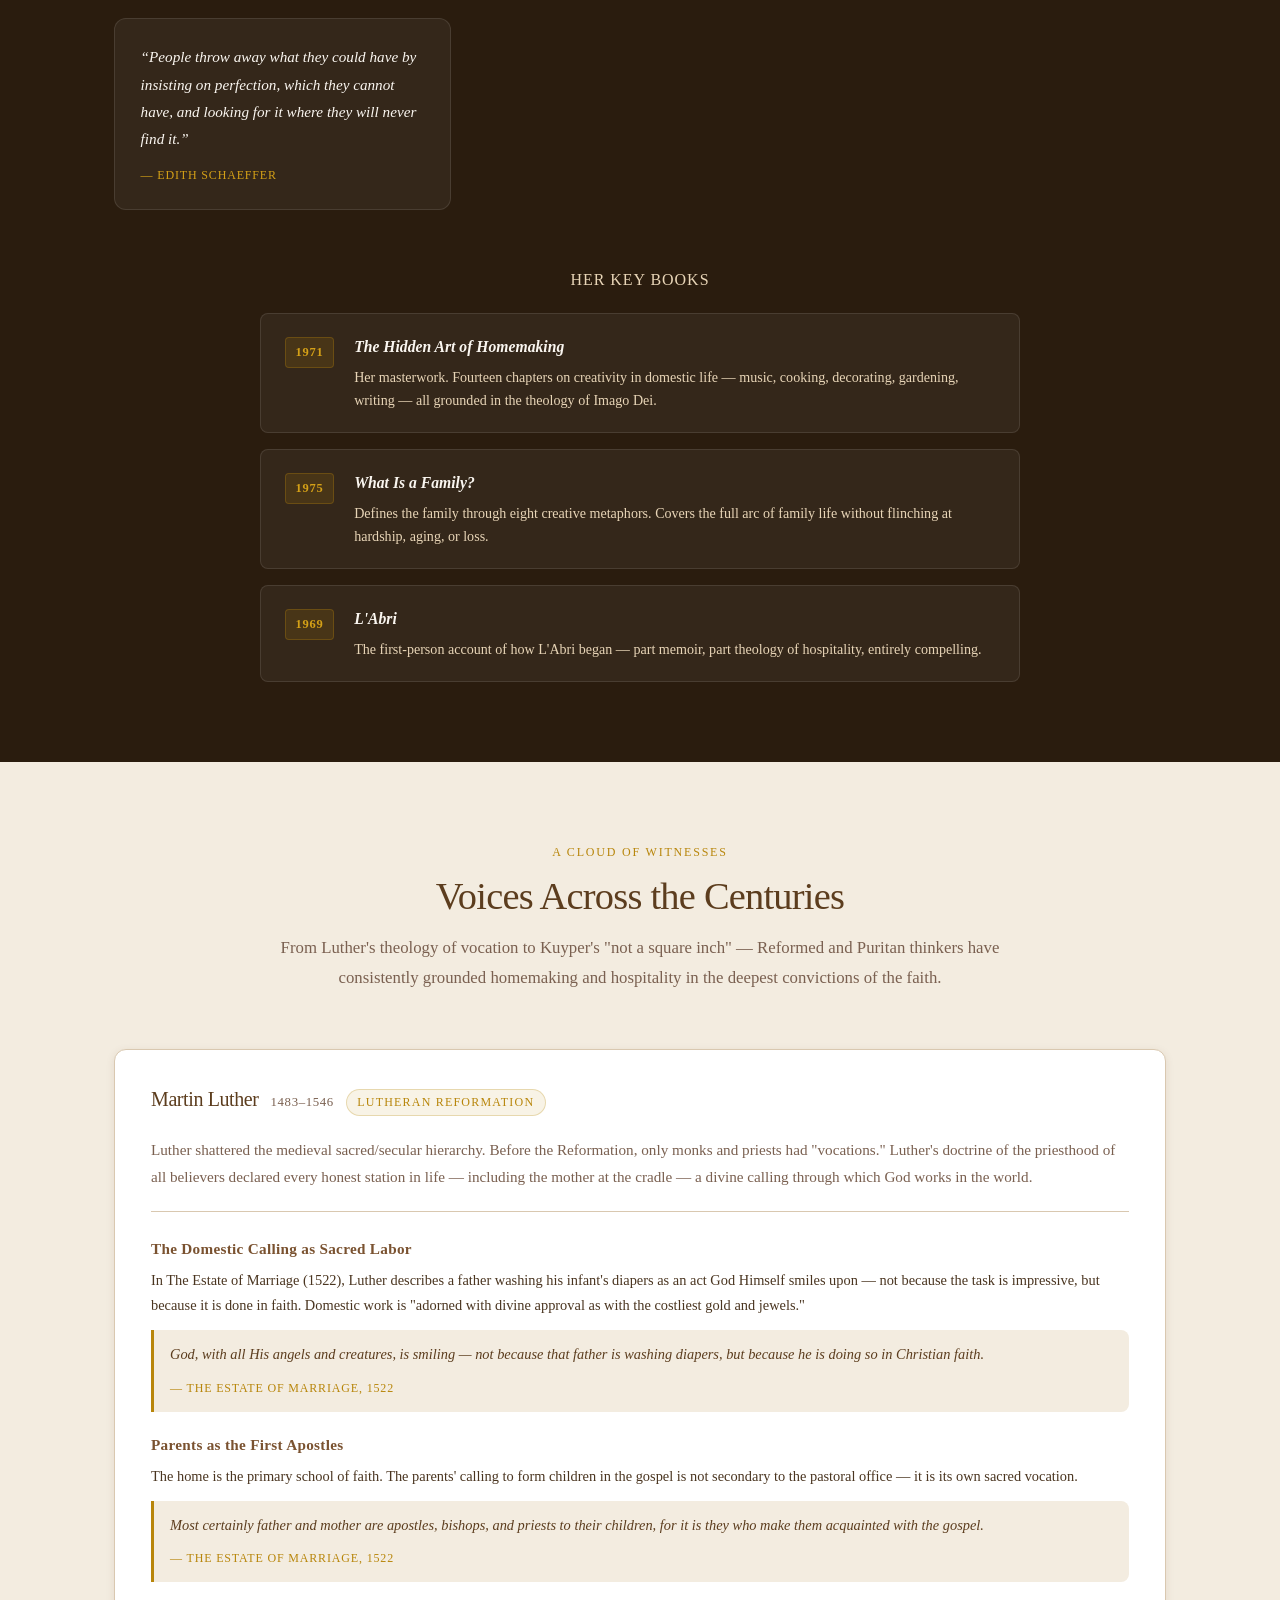
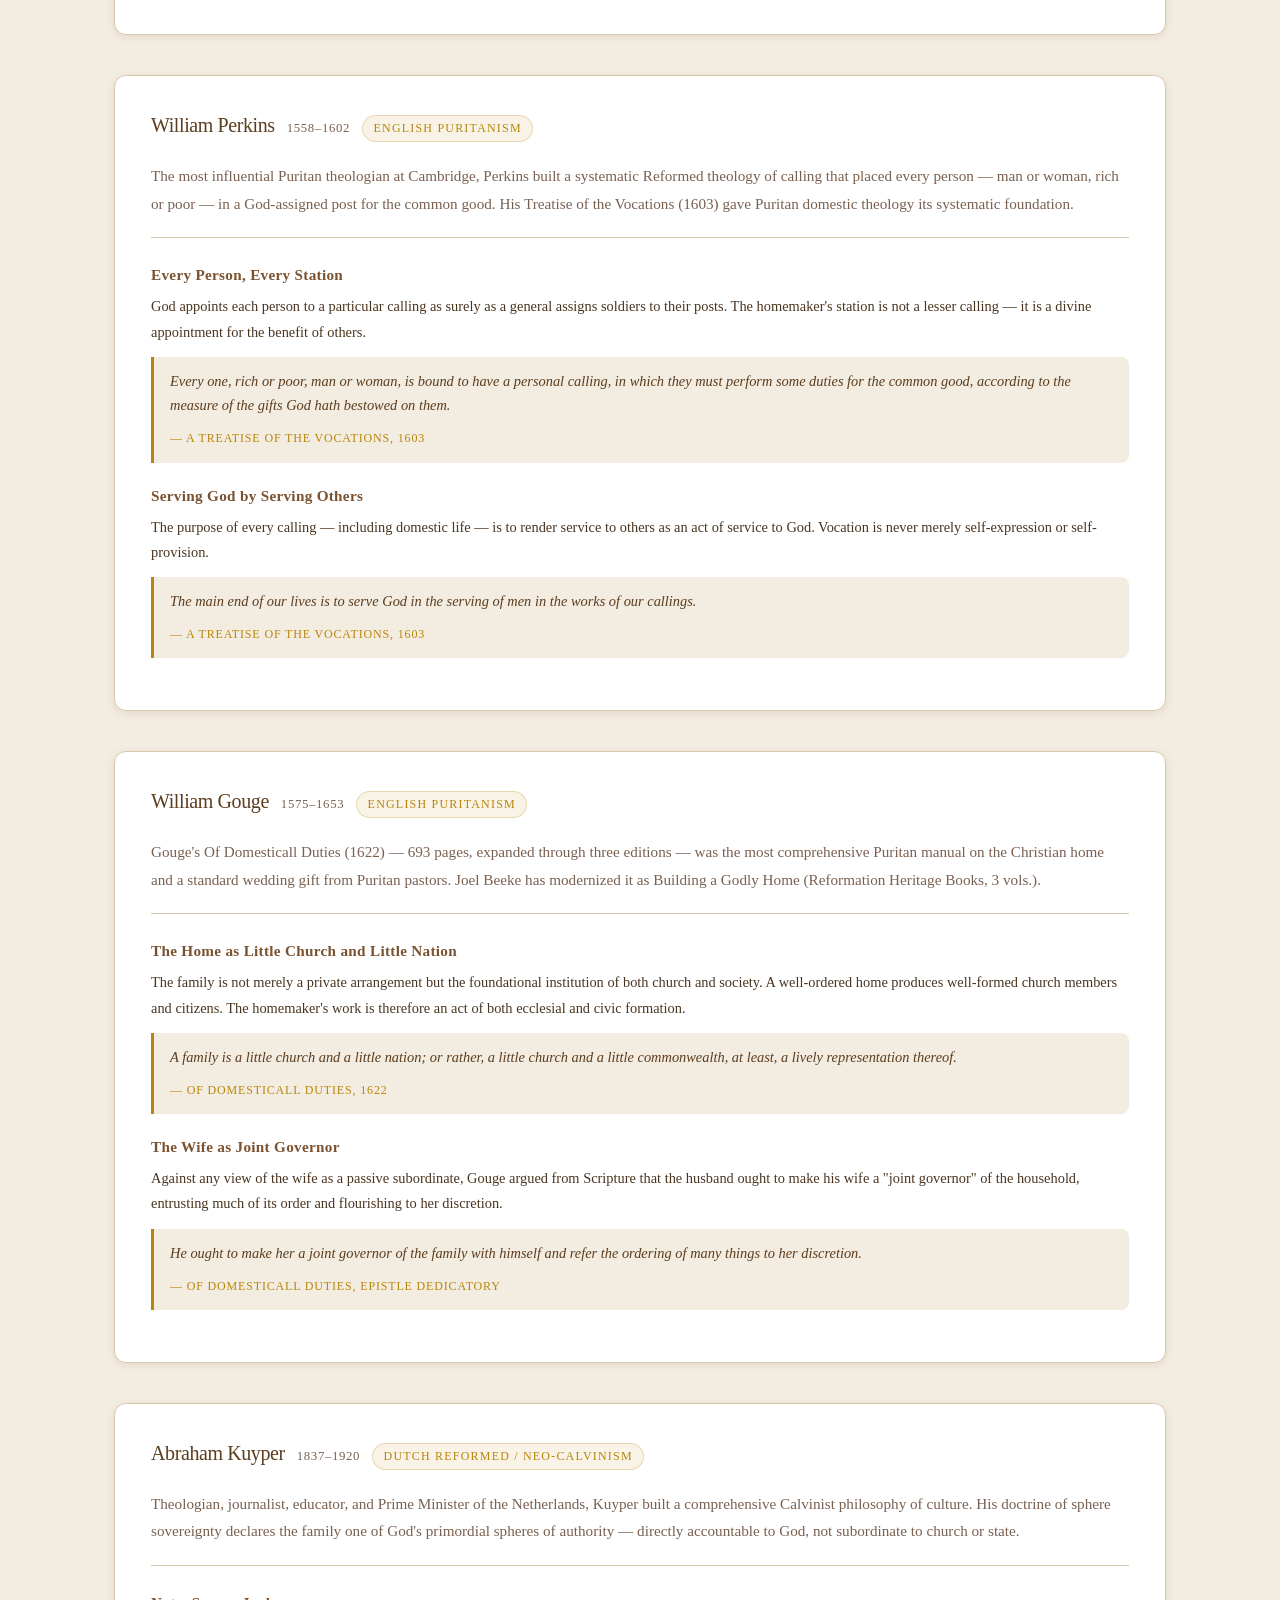
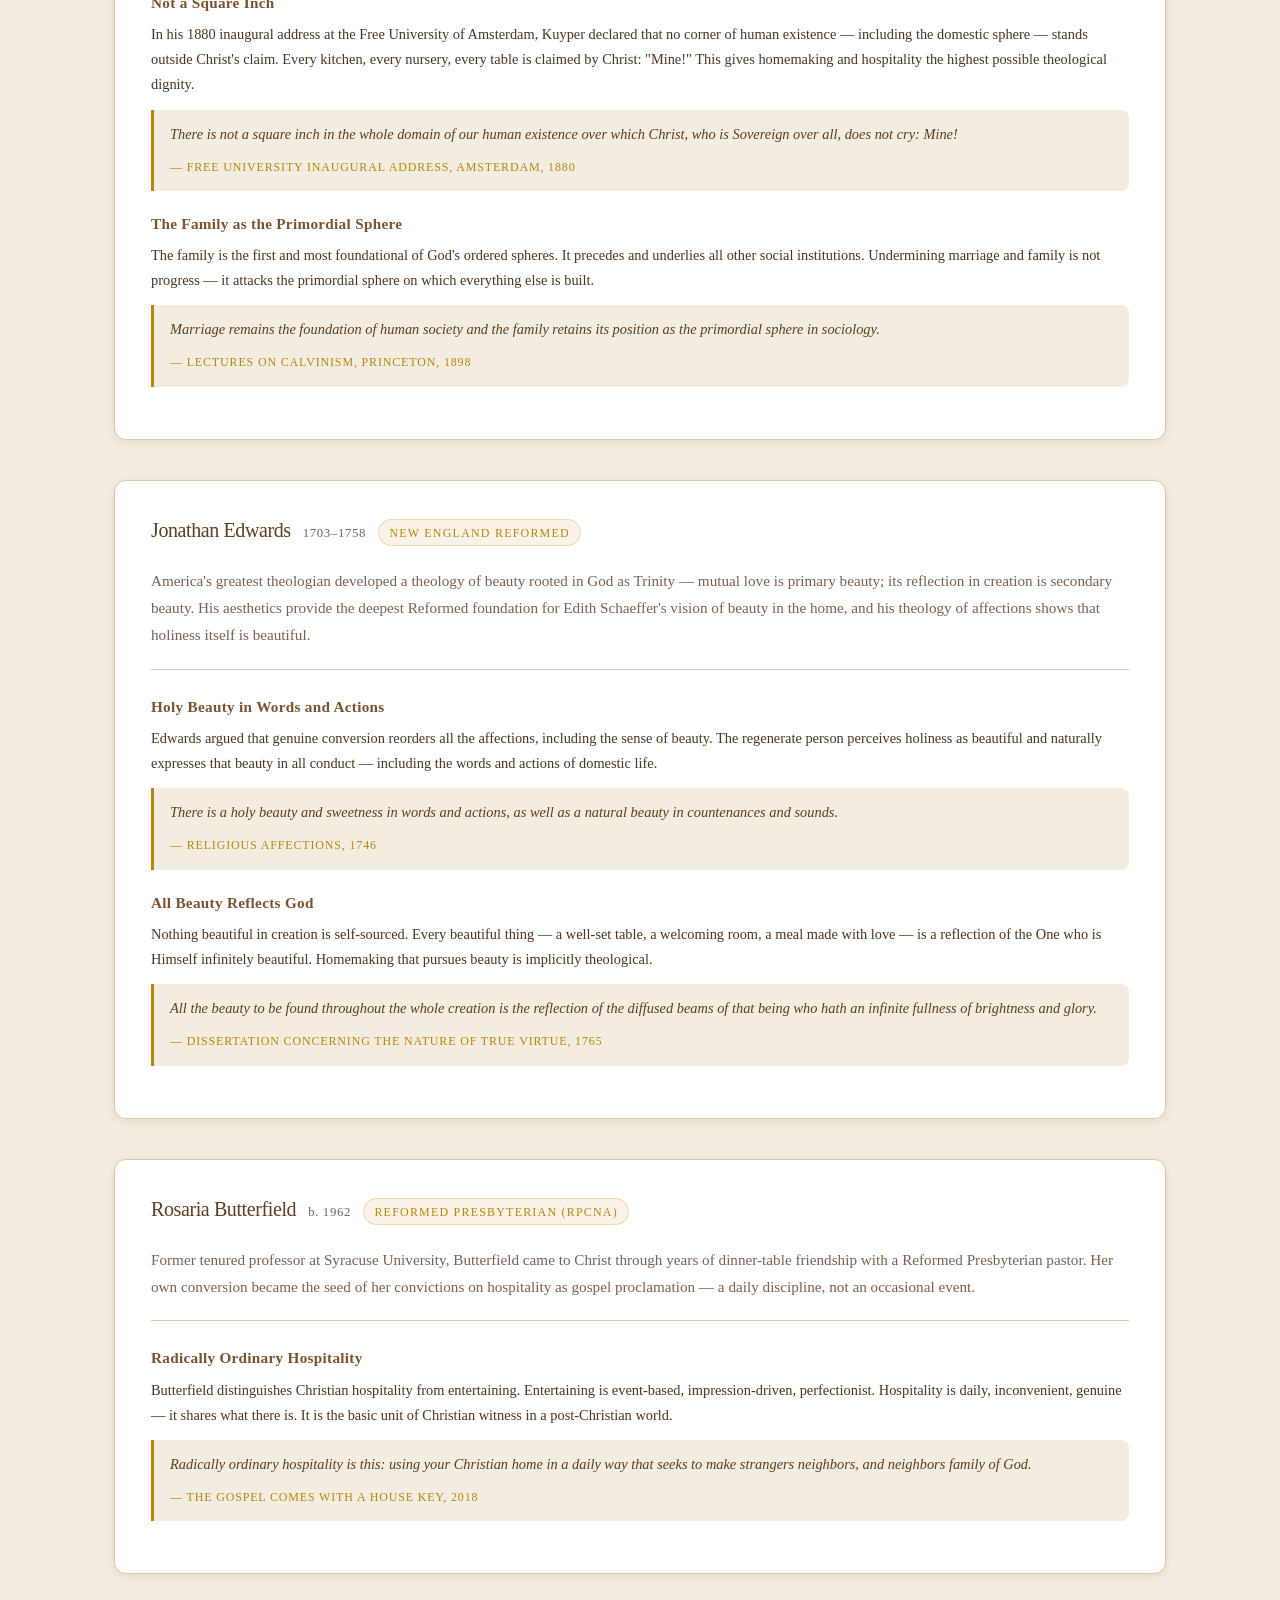
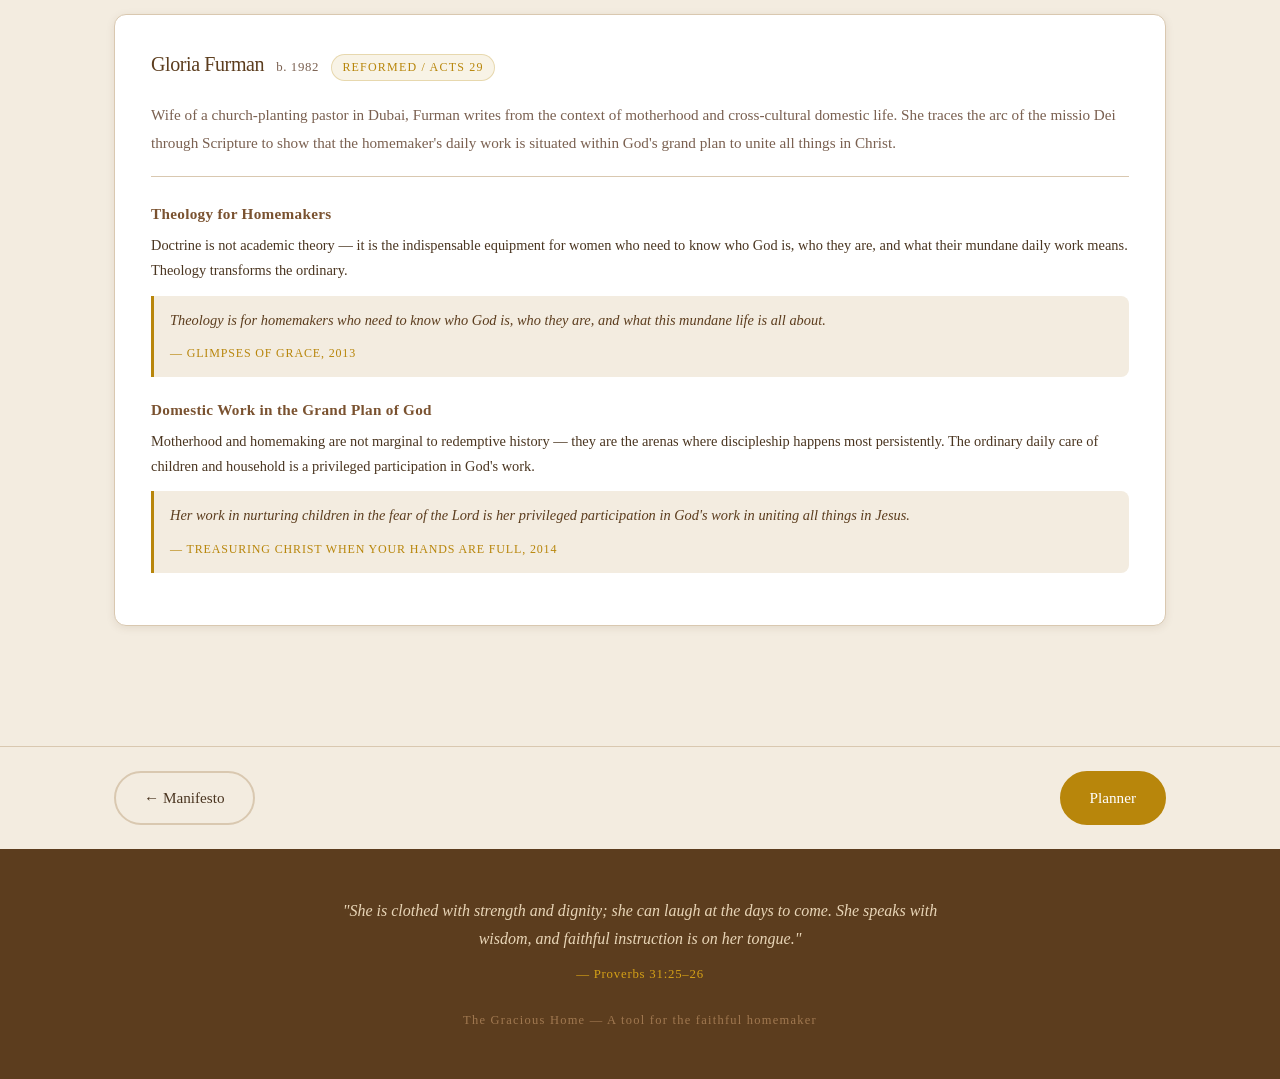
<file: thinkers.html>
<!DOCTYPE html>
<html lang="en" dir="ltr">
<head>
  <meta charset="UTF-8" />
  <meta name="viewport" content="width=device-width, initial-scale=1.0" />
  <title>Voices from History — The Gracious Home</title>
  <link rel="stylesheet" href="style.css" />
</head>
<body data-page="thinkers">

  <header class="site-header">
    <div class="header-inner">
      <a href="index.html" class="logo">
        <span class="logo-icon">&#9765;</span>
        <span class="logo-text" data-i18n="nav.brand"></span>
      </a>
      <nav id="mainNav"></nav>
      <div id="langSwitcher" class="lang-switcher"></div>
      <button class="nav-toggle" id="navToggle" aria-label="Toggle menu">&#9776;</button>
    </div>
  </header>

  <!-- Schaeffer section -->
  <section id="schaeffer" class="section section-schaeffer">
    <div class="container">
      <div class="section-header">
        <p class="section-label schaeffer-label" data-i18n="schaeffer.sectionLabel"></p>
        <p class="schaeffer-eyebrow" data-i18n="schaeffer.eyebrow"></p>
        <h2 data-i18n="schaeffer.title"></h2>
        <p class="section-intro" data-i18n="schaeffer.intro"></p>
      </div>
      <div class="schaeffer-bio"    id="schaefferBio"></div>
      <div class="schaeffer-themes" id="schaefferThemes"></div>
      <div class="labri-box"        id="labriBox"></div>
      <div class="pull-quotes-section" id="pullQuotes"></div>
      <div class="schaeffer-books"  id="schaefferBooks"></div>
    </div>
  </section>

  <!-- Reformed / Puritan thinkers — rendered by app.js when locale data is present -->
  <section id="thinkers" class="section section-warm">
    <div class="container" id="thinkersContainer">
      <!-- populated by renderThinkers() once research data is added to locale files -->
    </div>
  </section>

  <div class="page-nav-footer">
    <div class="container">
      <a href="manifesto.html" class="btn btn-outline">← <span data-i18n="nav.manifesto"></span></a>
      <a href="planner.html"   class="btn btn-primary" data-i18n="nav.planner"></a>
    </div>
  </div>

  <footer class="site-footer">
    <div class="container">
      <div class="footer-verse">
        <p data-i18n="footer.verse"></p>
        <cite data-i18n="footer.verseRef"></cite>
      </div>
      <p class="footer-tagline" data-i18n="footer.tagline"></p>
    </div>
  </footer>

  <script src="i18n.js"></script>
  <script src="app.js"></script>
</body>
</html>
</file>
<file: style.css>
/* =====================================================
   THE GRACIOUS HOME — STYLESHEET
   ===================================================== */

:root {
  --cream:     #faf6f0;
  --cream-mid: #f3ece0;
  --warm-tan:  #e8d5b7;
  --gold:      #b8860b;
  --gold-light:#d4a017;
  --brown:     #5c3d1e;
  --brown-mid: #7a5230;
  --brown-light:#a07850;
  --olive:     #6b7c4a;
  --olive-light:#8a9e60;
  --text-dark: #2d1f0e;
  --text-mid:  #4a3520;
  --text-light:#7a6050;
  --border:    #d9c8b0;
  --white:     #ffffff;
  --shadow-sm: 0 2px 8px rgba(92,61,30,0.10);
  --shadow-md: 0 6px 24px rgba(92,61,30,0.14);
  --shadow-lg: 0 12px 48px rgba(92,61,30,0.18);
  --radius:    12px;
  --radius-sm: 8px;
}

*, *::before, *::after { box-sizing: border-box; margin: 0; padding: 0; }

html { scroll-behavior: smooth; }

body {
  font-family: 'Georgia', 'Times New Roman', serif;
  color: var(--text-dark);
  background: var(--cream);
  line-height: 1.7;
}

/* ── TYPOGRAPHY ─────────────────────────────────── */

h1, h2, h3 { font-weight: normal; letter-spacing: -0.02em; }

h1 { font-size: clamp(2.2rem, 5vw, 3.8rem); line-height: 1.15; color: var(--brown); }
h2 { font-size: clamp(1.6rem, 3vw, 2.4rem); line-height: 1.25; color: var(--brown); }
h3 { font-size: clamp(1.1rem, 2vw, 1.4rem); color: var(--brown-mid); }

p { color: var(--text-mid); }

a { color: var(--gold); text-decoration: none; }
a:hover { color: var(--brown); }

.container {
  max-width: 1100px;
  margin: 0 auto;
  padding: 0 1.5rem;
}

/* ── HEADER / NAV ───────────────────────────────── */

.site-header {
  position: sticky;
  top: 0;
  z-index: 100;
  background: var(--brown);
  box-shadow: var(--shadow-md);
}

.header-inner {
  max-width: 1100px;
  margin: 0 auto;
  padding: 0 1.5rem;
  height: 64px;
  display: flex;
  align-items: center;
  justify-content: space-between;
}

.logo {
  display: flex;
  align-items: center;
  gap: 0.6rem;
}

.logo-icon { font-size: 1.4rem; color: var(--warm-tan); }
.logo-text {
  font-size: 1.1rem;
  color: var(--cream);
  font-style: italic;
  letter-spacing: 0.01em;
}

nav { display: flex; gap: 2rem; }
nav a {
  color: var(--warm-tan);
  font-size: 0.9rem;
  letter-spacing: 0.03em;
  transition: color 0.2s;
}
nav a:hover  { color: var(--white); }
nav a.active {
  color: var(--white);
  border-bottom: 2px solid var(--gold);
  padding-bottom: 2px;
}

/* Language Switcher */
.lang-switcher {
  display: flex;
  gap: 0.35rem;
  margin-left: 1rem;
}

.lang-btn {
  background: transparent;
  border: 1px solid rgba(255,255,255,0.25);
  color: var(--warm-tan);
  border-radius: 4px;
  padding: 0.25rem 0.55rem;
  font-family: inherit;
  font-size: 0.75rem;
  cursor: pointer;
  transition: all 0.18s;
  letter-spacing: 0.02em;
}
.lang-btn:hover  { border-color: var(--warm-tan); color: var(--white); }
.lang-btn.active { background: var(--gold); border-color: var(--gold); color: var(--white); }

.nav-toggle {
  display: none;
  background: none;
  border: none;
  color: var(--warm-tan);
  font-size: 1.4rem;
  cursor: pointer;
}

/* Mobile nav open state */
#mainNav.mobile-open {
  display: flex;
  flex-direction: column;
  position: absolute;
  top: 64px;
  left: 0;
  right: 0;
  background: var(--brown);
  padding: 1rem 1.5rem 1.25rem;
  z-index: 200;
  gap: 1rem;
  box-shadow: var(--shadow-md);
}

/* ── HERO ───────────────────────────────────────── */

.hero {
  background: linear-gradient(135deg, var(--brown) 0%, var(--brown-mid) 50%, var(--brown-light) 100%);
  padding: 5rem 1.5rem 4rem;
  display: grid;
  grid-template-columns: 1fr 1fr;
  gap: 3rem;
  align-items: center;
  max-width: 100%;
}

.hero-content { max-width: 600px; margin: 0 auto; }

.hero-eyebrow {
  font-size: 0.8rem;
  letter-spacing: 0.15em;
  text-transform: uppercase;
  color: var(--warm-tan);
  margin-bottom: 1rem;
}

.hero h1 { color: var(--cream); margin-bottom: 1.2rem; }

.hero-sub {
  color: var(--warm-tan);
  font-size: 1.1rem;
  line-height: 1.7;
  margin-bottom: 2rem;
}

.hero-cta { display: flex; gap: 1rem; flex-wrap: wrap; }

.btn {
  display: inline-block;
  padding: 0.75rem 1.75rem;
  border-radius: 50px;
  font-family: inherit;
  font-size: 0.95rem;
  cursor: pointer;
  border: 2px solid transparent;
  transition: all 0.22s ease;
  text-align: center;
}

.btn-primary {
  background: var(--gold);
  color: var(--white);
  border-color: var(--gold);
}
.btn-primary:hover {
  background: var(--gold-light);
  border-color: var(--gold-light);
  color: var(--white);
  transform: translateY(-1px);
  box-shadow: 0 4px 16px rgba(184,134,11,0.35);
}

.btn-outline {
  background: transparent;
  color: var(--cream);
  border-color: var(--warm-tan);
}
.btn-outline:hover {
  background: rgba(255,255,255,0.1);
  color: var(--white);
  border-color: var(--white);
}

.hero-verse {
  background: rgba(255,255,255,0.08);
  border: 1px solid rgba(255,255,255,0.15);
  border-radius: var(--radius);
  padding: 2rem;
  max-width: 440px;
  margin: 0 auto;
}

.hero-verse blockquote {
  color: var(--cream);
  font-style: italic;
  font-size: 1.15rem;
  line-height: 1.8;
}

.hero-verse cite {
  display: block;
  margin-top: 1rem;
  font-size: 0.85rem;
  font-style: normal;
  color: var(--warm-tan);
  letter-spacing: 0.05em;
}

/* ── SECTION SCAFFOLDING ────────────────────────── */

.section { padding: 5rem 0; }
.section-light { background: var(--cream); }
.section-warm  { background: var(--cream-mid); }

.section-header {
  text-align: center;
  margin-bottom: 3.5rem;
  max-width: 720px;
  margin-left: auto;
  margin-right: auto;
}

.section-label {
  font-size: 0.75rem;
  letter-spacing: 0.15em;
  text-transform: uppercase;
  color: var(--gold);
  margin-bottom: 0.6rem;
}

.section-intro {
  font-size: 1.05rem;
  line-height: 1.8;
  color: var(--text-light);
  margin-top: 0.8rem;
}

/* ── COMPETENCY CARDS ───────────────────────────── */

.competency-grid {
  display: grid;
  grid-template-columns: repeat(auto-fill, minmax(300px, 1fr));
  gap: 1.5rem;
}

.competency-card {
  background: var(--white);
  border: 1px solid var(--border);
  border-radius: var(--radius);
  padding: 1.75rem;
  box-shadow: var(--shadow-sm);
  transition: transform 0.2s, box-shadow 0.2s;
}

.competency-card:hover {
  transform: translateY(-3px);
  box-shadow: var(--shadow-md);
}

.card-icon {
  font-size: 1.8rem;
  margin-bottom: 0.75rem;
  display: block;
}

.competency-card h3 {
  margin-bottom: 0.6rem;
  font-size: 1.1rem;
}

.competency-card p {
  font-size: 0.92rem;
  line-height: 1.7;
  margin-bottom: 1rem;
  color: var(--text-mid);
}

.practices {
  list-style: none;
  border-top: 1px solid var(--border);
  padding-top: 0.9rem;
}

.practices li {
  font-size: 0.85rem;
  color: var(--text-light);
  padding: 0.25rem 0 0.25rem 1rem;
  position: relative;
  line-height: 1.5;
}

.practices li::before {
  content: "›";
  position: absolute;
  left: 0;
  color: var(--gold);
  font-weight: bold;
}

/* ── MANIFESTO ──────────────────────────────────── */

.manifesto-content { max-width: 800px; margin: 0 auto; }

.manifesto-preamble {
  background: var(--brown);
  color: var(--cream);
  border-radius: var(--radius);
  padding: 2.5rem;
  margin-bottom: 3rem;
}

.manifesto-preamble h3 {
  color: var(--warm-tan);
  margin-bottom: 1rem;
  font-size: 1.2rem;
}

.manifesto-preamble p {
  color: var(--cream-mid);
  line-height: 1.85;
  font-size: 1rem;
}

.manifesto-preamble em { color: var(--gold-light); font-style: italic; }

.manifesto-pillars { display: flex; flex-direction: column; gap: 2.5rem; }

.pillar {
  display: grid;
  grid-template-columns: 60px 1fr;
  gap: 1.5rem;
  align-items: start;
}

.pillar-number {
  width: 52px;
  height: 52px;
  background: var(--gold);
  color: var(--white);
  border-radius: 50%;
  display: flex;
  align-items: center;
  justify-content: center;
  font-size: 1.1rem;
  font-style: italic;
  flex-shrink: 0;
  box-shadow: 0 4px 12px rgba(184,134,11,0.3);
}

.pillar-body h3 {
  margin-bottom: 0.85rem;
  font-size: 1.05rem;
}

.pillar-body p {
  font-size: 0.95rem;
  line-height: 1.8;
}

.scripture-block {
  background: var(--white);
  border-left: 4px solid var(--gold);
  border-radius: 0 var(--radius-sm) var(--radius-sm) 0;
  padding: 1rem 1.25rem;
  margin: 1rem 0;
  box-shadow: var(--shadow-sm);
}

.scripture-block .verse {
  font-style: italic;
  color: var(--brown);
  font-size: 0.95rem;
  line-height: 1.7;
  margin-bottom: 0.3rem;
}

.scripture-block .ref {
  font-size: 0.78rem;
  letter-spacing: 0.08em;
  text-transform: uppercase;
  color: var(--gold);
}

.manifesto-charge {
  font-style: italic;
  color: var(--brown);
  font-size: 1rem;
  border-top: 1px solid var(--border);
  padding-top: 1rem;
  margin-top: 1rem;
}

/* ── HOSPITALITY PLANNER ────────────────────────── */

.planner-wrapper { max-width: 760px; margin: 0 auto; }

/* Progress */
.planner-progress { margin-bottom: 2.5rem; }

.progress-steps {
  display: flex;
  justify-content: space-between;
  margin-bottom: 1rem;
  gap: 0.25rem;
}

.step {
  display: flex;
  flex-direction: column;
  align-items: center;
  gap: 0.3rem;
  flex: 1;
  opacity: 0.4;
  transition: opacity 0.3s;
}

.step.active, .step.done { opacity: 1; }

.step-circle {
  width: 34px;
  height: 34px;
  border-radius: 50%;
  background: var(--border);
  color: var(--text-light);
  display: flex;
  align-items: center;
  justify-content: center;
  font-size: 0.8rem;
  font-weight: bold;
  transition: all 0.3s;
}

.step.active .step-circle {
  background: var(--gold);
  color: var(--white);
  box-shadow: 0 0 0 4px rgba(184,134,11,0.2);
}

.step.done .step-circle {
  background: var(--olive);
  color: var(--white);
}

.step span {
  font-size: 0.72rem;
  letter-spacing: 0.05em;
  color: var(--text-light);
  text-transform: uppercase;
}

.progress-bar-track {
  height: 5px;
  background: var(--border);
  border-radius: 10px;
  overflow: hidden;
}

.progress-bar-fill {
  height: 100%;
  background: linear-gradient(90deg, var(--gold), var(--olive-light));
  border-radius: 10px;
  transition: width 0.4s ease;
  width: 0%;
}

/* Card */
.planner-card {
  background: var(--white);
  border: 1px solid var(--border);
  border-radius: var(--radius);
  box-shadow: var(--shadow-md);
  overflow: hidden;
}

.planner-step {
  display: none;
  padding: 2.5rem;
  animation: fadeIn 0.35s ease;
}

.planner-step.active { display: block; }

@keyframes fadeIn {
  from { opacity: 0; transform: translateY(10px); }
  to   { opacity: 1; transform: translateY(0); }
}

.step-header {
  margin-bottom: 2rem;
  padding-bottom: 1.25rem;
  border-bottom: 1px solid var(--border);
}

.step-header .step-label {
  display: block;
  font-size: 0.75rem;
  letter-spacing: 0.12em;
  text-transform: uppercase;
  color: var(--gold);
  margin-bottom: 0.4rem;
}

.step-header h3 { margin-bottom: 0.5rem; font-size: 1.4rem; }
.step-header p  { font-size: 0.95rem; color: var(--text-light); }

/* Form fields */
.field-group { margin-bottom: 1.75rem; }

.field-label {
  display: block;
  font-size: 0.85rem;
  font-weight: bold;
  color: var(--brown);
  margin-bottom: 0.6rem;
  letter-spacing: 0.02em;
  font-family: inherit;
}

.text-input, .text-area {
  width: 100%;
  padding: 0.75rem 1rem;
  border: 1.5px solid var(--border);
  border-radius: var(--radius-sm);
  font-family: inherit;
  font-size: 0.95rem;
  color: var(--text-dark);
  background: var(--cream);
  transition: border-color 0.2s;
  resize: vertical;
}

.text-input:focus, .text-area:focus {
  outline: none;
  border-color: var(--gold);
  background: var(--white);
  box-shadow: 0 0 0 3px rgba(184,134,11,0.12);
}

/* Chip selects */
.chip-select {
  display: flex;
  flex-wrap: wrap;
  gap: 0.5rem;
}

.chip {
  padding: 0.45rem 1rem;
  border: 1.5px solid var(--border);
  border-radius: 50px;
  background: var(--cream);
  color: var(--text-mid);
  font-family: inherit;
  font-size: 0.83rem;
  cursor: pointer;
  transition: all 0.18s;
}

.chip:hover {
  border-color: var(--gold);
  color: var(--brown);
}

.chip.selected {
  background: var(--gold);
  border-color: var(--gold);
  color: var(--white);
}

/* Checklists */
.checklist {
  display: flex;
  flex-direction: column;
  gap: 0.5rem;
}

.check-item {
  display: flex;
  align-items: center;
  gap: 0.6rem;
  font-size: 0.9rem;
  color: var(--text-mid);
  cursor: pointer;
  padding: 0.5rem 0.75rem;
  border-radius: var(--radius-sm);
  transition: background 0.15s;
}

.check-item:hover { background: var(--cream-mid); }

.check-item input[type="checkbox"] {
  width: 16px;
  height: 16px;
  cursor: pointer;
  accent-color: var(--gold);
  flex-shrink: 0;
}

/* Scripture prompt */
.scripture-prompt {
  display: flex;
  gap: 0.75rem;
  align-items: flex-start;
  background: var(--cream-mid);
  border-radius: var(--radius-sm);
  padding: 1rem 1.25rem;
  margin-top: 1.5rem;
}

.sp-icon { font-size: 1.1rem; flex-shrink: 0; line-height: 1.7; }

.scripture-prompt p {
  font-style: italic;
  font-size: 0.88rem;
  color: var(--brown-mid);
  line-height: 1.7;
}

/* Planner Navigation */
.planner-nav {
  display: flex;
  justify-content: space-between;
  align-items: center;
  padding: 1.25rem 2.5rem 1.75rem;
  border-top: 1px solid var(--border);
  background: var(--cream);
}

.planner-nav .btn-outline {
  color: var(--text-mid);
  border-color: var(--border);
}
.planner-nav .btn-outline:hover {
  color: var(--brown);
  border-color: var(--brown);
  background: transparent;
}

/* Plan Output */
.plan-output {
  background: var(--cream);
  border-radius: var(--radius-sm);
  padding: 2rem;
  margin-bottom: 1.5rem;
  border: 1px solid var(--border);
}

.plan-section {
  margin-bottom: 1.75rem;
  padding-bottom: 1.5rem;
  border-bottom: 1px solid var(--border);
}

.plan-section:last-child {
  border-bottom: none;
  margin-bottom: 0;
  padding-bottom: 0;
}

.plan-section-title {
  display: flex;
  align-items: center;
  gap: 0.6rem;
  font-size: 0.75rem;
  letter-spacing: 0.12em;
  text-transform: uppercase;
  color: var(--gold);
  margin-bottom: 0.6rem;
}

.plan-section-content {
  font-size: 0.95rem;
  color: var(--text-mid);
  line-height: 1.7;
}

.plan-section-content .tag {
  display: inline-block;
  background: var(--warm-tan);
  color: var(--brown);
  border-radius: 50px;
  padding: 0.2rem 0.75rem;
  font-size: 0.8rem;
  margin: 0.2rem 0.2rem 0.2rem 0;
}

.plan-section-content p { margin-top: 0.4rem; }

.plan-title {
  text-align: center;
  margin-bottom: 1.75rem;
  padding-bottom: 1.5rem;
  border-bottom: 2px solid var(--gold);
}

.plan-title h3 {
  font-size: 1.4rem;
  color: var(--brown);
  margin-bottom: 0.3rem;
}

.plan-title p { font-size: 0.88rem; color: var(--text-light); }

.plan-actions {
  display: flex;
  gap: 1rem;
  padding: 0 2.5rem 1.75rem;
  flex-wrap: wrap;
}

/* ── FOOTER ─────────────────────────────────────── */

.site-footer {
  background: var(--brown);
  color: var(--cream);
  text-align: center;
  padding: 3rem 1.5rem;
}

.footer-verse {
  max-width: 600px;
  margin: 0 auto 1.5rem;
}

.footer-verse p {
  font-style: italic;
  color: var(--warm-tan);
  font-size: 1rem;
  line-height: 1.8;
}

.footer-verse cite {
  display: block;
  margin-top: 0.6rem;
  font-size: 0.8rem;
  font-style: normal;
  color: var(--gold-light);
  letter-spacing: 0.06em;
}

.footer-tagline {
  font-size: 0.78rem;
  color: var(--brown-light);
  letter-spacing: 0.1em;
}

/* ── EDITH SCHAEFFER SECTION ────────────────────────── */

.section-schaeffer { background: #2a1c0e; }

.section-schaeffer .section-label,
.schaeffer-label { color: var(--gold-light); }

.schaeffer-eyebrow {
  font-size: 0.82rem;
  letter-spacing: 0.12em;
  text-transform: uppercase;
  color: var(--warm-tan);
  margin-bottom: 0.4rem;
}

.section-schaeffer h2 { color: var(--cream); }
.section-schaeffer .section-intro { color: var(--warm-tan); }

.schaeffer-bio { max-width: 800px; margin: 0 auto 3rem; }

.schaeffer-bio-inner {
  background: rgba(255,255,255,0.06);
  border: 1px solid rgba(255,255,255,0.12);
  border-radius: var(--radius);
  padding: 2rem 2.25rem;
}

.schaeffer-bio-inner h3 {
  color: var(--gold-light);
  font-size: 1rem;
  letter-spacing: 0.04em;
  margin-bottom: 0.75rem;
}

.schaeffer-bio-inner p { color: var(--warm-tan); font-size: 0.95rem; line-height: 1.85; }

.schaeffer-themes { display: flex; flex-direction: column; gap: 2rem; margin-bottom: 3.5rem; }

.schaeffer-theme-card {
  display: grid;
  grid-template-columns: 56px 1fr;
  gap: 1.5rem;
  align-items: start;
  background: rgba(255,255,255,0.04);
  border: 1px solid rgba(255,255,255,0.10);
  border-radius: var(--radius);
  padding: 1.75rem;
  transition: background 0.2s;
}
.schaeffer-theme-card:hover { background: rgba(255,255,255,0.07); }

.st-icon { font-size: 1.6rem; line-height: 1; padding-top: 0.2rem; color: var(--gold-light); }
.st-body h3 { color: var(--cream); font-size: 1.05rem; margin-bottom: 0.6rem; }
.st-body > p { color: var(--warm-tan); font-size: 0.93rem; line-height: 1.8; margin-bottom: 1rem; }

.st-quote {
  border-left: 3px solid var(--gold);
  padding: 0.85rem 1.1rem;
  margin: 0;
  background: rgba(184,134,11,0.08);
  border-radius: 0 var(--radius-sm) var(--radius-sm) 0;
}
.st-quote p { font-style: italic; color: var(--cream); font-size: 0.92rem; line-height: 1.75; margin-bottom: 0.4rem; }
.st-quote cite { font-size: 0.75rem; font-style: normal; letter-spacing: 0.08em; color: var(--gold-light); text-transform: uppercase; }

.labri-box { background: var(--brown); border-radius: var(--radius); margin-bottom: 3.5rem; overflow: hidden; }

.labri-inner { display: grid; grid-template-columns: 1fr 300px; }

.labri-text { padding: 2.25rem 2rem 2.25rem 2.25rem; }
.labri-text h3 { color: var(--warm-tan); font-size: 1.2rem; margin-bottom: 0.85rem; }
.labri-text > p { color: var(--cream-mid); font-size: 0.93rem; line-height: 1.8; margin-bottom: 1.25rem; }

.labri-principles { list-style: none; display: flex; flex-direction: column; gap: 0.4rem; }
.labri-principles li { font-size: 0.88rem; color: var(--warm-tan); padding-left: 1.1rem; position: relative; line-height: 1.55; }
.labri-principles li::before { content: "›"; position: absolute; left: 0; color: var(--gold-light); font-weight: bold; }

.labri-quote-box {
  background: rgba(0,0,0,0.2);
  padding: 2.25rem 1.75rem;
  display: flex;
  flex-direction: column;
  justify-content: center;
  border-left: 1px solid rgba(255,255,255,0.1);
}
.labri-pull-quote { font-style: italic; color: var(--cream); font-size: 0.97rem; line-height: 1.8; margin-bottom: 0.85rem; }
.labri-attribution { font-size: 0.78rem; letter-spacing: 0.06em; color: var(--gold-light); text-transform: uppercase; }

.pull-quotes-section { margin-bottom: 3.5rem; }
.pull-quotes-title { color: var(--warm-tan); font-size: 1rem; letter-spacing: 0.06em; text-transform: uppercase; margin-bottom: 1.25rem; text-align: center; }

.pull-quotes-grid { display: grid; grid-template-columns: repeat(auto-fill, minmax(280px, 1fr)); gap: 1.25rem; }

.pull-quote-card {
  background: rgba(255,255,255,0.05);
  border: 1px solid rgba(255,255,255,0.10);
  border-radius: var(--radius);
  padding: 1.5rem 1.6rem;
  transition: background 0.2s;
}
.pull-quote-card:hover { background: rgba(255,255,255,0.08); }
.pq-text { font-style: italic; color: var(--cream); font-size: 0.95rem; line-height: 1.8; margin-bottom: 0.75rem; }
.pq-source { font-size: 0.75rem; letter-spacing: 0.07em; color: var(--gold-light); text-transform: uppercase; }

.schaeffer-books { max-width: 760px; margin: 0 auto; }
.books-title { color: var(--warm-tan); font-size: 1rem; letter-spacing: 0.06em; text-transform: uppercase; margin-bottom: 1.25rem; text-align: center; }

.books-grid { display: flex; flex-direction: column; gap: 1rem; }

.book-card {
  display: flex;
  gap: 1.25rem;
  align-items: flex-start;
  background: rgba(255,255,255,0.05);
  border: 1px solid rgba(255,255,255,0.10);
  border-radius: var(--radius-sm);
  padding: 1.25rem 1.5rem;
}
.book-year {
  font-size: 0.78rem;
  font-weight: bold;
  letter-spacing: 0.06em;
  color: var(--gold-light);
  background: rgba(184,134,11,0.15);
  border: 1px solid rgba(184,134,11,0.3);
  border-radius: 4px;
  padding: 0.25rem 0.6rem;
  white-space: nowrap;
  margin-top: 0.15rem;
  flex-shrink: 0;
}
.book-info h4 { color: var(--cream); font-size: 0.98rem; font-style: italic; margin-bottom: 0.3rem; }
.book-info p { color: var(--warm-tan); font-size: 0.88rem; line-height: 1.65; }

@media (max-width: 768px) {
  .schaeffer-theme-card { grid-template-columns: 1fr; gap: 0.75rem; }
  .labri-inner { grid-template-columns: 1fr; }
  .labri-quote-box { border-left: none; border-top: 1px solid rgba(255,255,255,0.1); }
  .pull-quotes-grid { grid-template-columns: 1fr; }
}

/* ── LANDING HERO ───────────────────────────────── */

.landing-hero {
  background: linear-gradient(135deg, var(--brown) 0%, var(--brown-mid) 50%, var(--brown-light) 100%);
  padding: 5rem 1.5rem 4rem;
  max-width: 100%;
  display: grid;
  grid-template-columns: 1fr 1fr;
  gap: 3rem;
  align-items: center;
}

.landing-hero-inner { max-width: 560px; }
.landing-hero-inner h1 { color: var(--cream); margin-bottom: 1.2rem; }
.landing-hero-inner .hero-sub { margin-bottom: 2rem; }

.landing-verse {
  background: rgba(255,255,255,0.08);
  border: 1px solid rgba(255,255,255,0.15);
  border-radius: var(--radius);
  padding: 2rem;
  max-width: 440px;
  margin: 0 auto;
}

.landing-verse blockquote {
  color: var(--cream);
  font-style: italic;
  font-size: 1.1rem;
  line-height: 1.8;
  display: flex;
  flex-direction: column;
  gap: 0.75rem;
}

.landing-verse cite {
  font-size: 0.85rem;
  font-style: normal;
  color: var(--warm-tan);
  letter-spacing: 0.05em;
}

/* ── LANDING CARDS ──────────────────────────────── */

.landing-cards-section {
  background: var(--cream-mid);
  padding: 4rem 0;
}

.landing-cards {
  display: grid;
  grid-template-columns: repeat(auto-fill, minmax(220px, 1fr));
  gap: 1.5rem;
}

.landing-card {
  display: flex;
  flex-direction: column;
  background: var(--white);
  border: 1px solid var(--border);
  border-radius: var(--radius);
  padding: 1.75rem 1.5rem 1.5rem;
  box-shadow: var(--shadow-sm);
  color: var(--text-dark);
  text-decoration: none;
  transition: transform 0.2s, box-shadow 0.2s;
}

.landing-card:hover {
  transform: translateY(-4px);
  box-shadow: var(--shadow-md);
  color: var(--text-dark);
}

.lc-icon {
  font-size: 2rem;
  margin-bottom: 0.85rem;
  line-height: 1;
}

.landing-card h3 {
  font-size: 1.05rem;
  margin-bottom: 0.6rem;
  color: var(--brown);
}

.landing-card p {
  font-size: 0.9rem;
  color: var(--text-light);
  line-height: 1.65;
  flex: 1;
  margin-bottom: 1rem;
}

.lc-link {
  font-size: 0.82rem;
  color: var(--gold);
  letter-spacing: 0.04em;
  font-style: italic;
  margin-top: auto;
}

/* ── PAGE HERO ──────────────────────────────────── */

.page-hero {
  padding: 4rem 1.5rem 3.5rem;
  text-align: center;
}

.page-hero-warm {
  background: linear-gradient(160deg, var(--cream-mid) 0%, var(--warm-tan) 100%);
}

.page-hero-dark {
  background: linear-gradient(135deg, var(--brown) 0%, var(--brown-mid) 100%);
}

.page-hero-dark .section-label { color: var(--gold-light); }
.page-hero-dark h1              { color: var(--cream); }

.page-hero-intro {
  max-width: 640px;
  margin: 1rem auto 0;
  font-size: 1.05rem;
  line-height: 1.8;
  color: var(--text-light);
}

.page-hero-dark .page-hero-intro { color: var(--warm-tan); }

/* ── PAGE NAV FOOTER ────────────────────────────── */

.page-nav-footer {
  background: var(--cream-mid);
  border-top: 1px solid var(--border);
  padding: 1.5rem 0;
}

.page-nav-footer .container {
  display: flex;
  justify-content: space-between;
  align-items: center;
  gap: 1rem;
  flex-wrap: wrap;
}

.page-nav-footer .btn-outline {
  color: var(--text-mid);
  border-color: var(--border);
}

.page-nav-footer .btn-outline:hover {
  color: var(--brown);
  border-color: var(--brown);
  background: transparent;
}

/* ── REFORMED/PURITAN THINKERS ──────────────────── */

.thinker-block {
  background: var(--white);
  border: 1px solid var(--border);
  border-radius: var(--radius);
  padding: 2rem 2.25rem;
  margin-bottom: 2.5rem;
  box-shadow: var(--shadow-sm);
}

.thinker-header { margin-bottom: 1.25rem; }

.thinker-meta { display: flex; flex-wrap: wrap; align-items: baseline; gap: 0.75rem; }

.thinker-meta h3 {
  font-size: 1.25rem;
  color: var(--brown);
  margin: 0;
}

.thinker-dates {
  font-size: 0.8rem;
  color: var(--text-light);
  letter-spacing: 0.05em;
}

.thinker-tradition {
  font-size: 0.75rem;
  letter-spacing: 0.1em;
  text-transform: uppercase;
  color: var(--gold);
  background: rgba(184,134,11,0.1);
  border: 1px solid rgba(184,134,11,0.25);
  border-radius: 50px;
  padding: 0.15rem 0.65rem;
}

.thinker-bio {
  font-size: 0.95rem;
  color: var(--text-light);
  line-height: 1.8;
  margin-bottom: 1.5rem;
  border-bottom: 1px solid var(--border);
  padding-bottom: 1.25rem;
}

.thinker-theme {
  margin-bottom: 1.25rem;
}

.thinker-theme h4 {
  font-size: 0.95rem;
  color: var(--brown-mid);
  letter-spacing: 0.02em;
  margin-bottom: 0.4rem;
}

.thinker-theme > p {
  font-size: 0.9rem;
  color: var(--text-mid);
  line-height: 1.75;
  margin-bottom: 0.75rem;
}

.thinker-quote {
  border-left: 3px solid var(--gold);
  padding: 0.75rem 1rem;
  margin: 0;
  background: var(--cream-mid);
  border-radius: 0 var(--radius-sm) var(--radius-sm) 0;
}

.thinker-quote p {
  font-style: italic;
  color: var(--brown);
  font-size: 0.9rem;
  line-height: 1.7;
  margin-bottom: 0.35rem;
}

.thinker-quote cite {
  font-size: 0.75rem;
  font-style: normal;
  letter-spacing: 0.07em;
  color: var(--gold);
  text-transform: uppercase;
}

/* ── PRINT STYLES ───────────────────────────────── */

@media print {
  .site-header, .hero, #competencies, #manifesto,
  .planner-progress, .planner-nav, .plan-actions,
  .site-footer { display: none !important; }

  .section { padding: 0 !important; }
  .planner-card { box-shadow: none; border: none; }
  .planner-step { display: none !important; }
  #step-7 { display: block !important; padding: 0 !important; }
  .plan-output { border: none; padding: 0; }
  body { background: white; }
}

/* ── RESPONSIVE ─────────────────────────────────── */

@media (max-width: 768px) {
  .hero {
    grid-template-columns: 1fr;
    padding: 3rem 1.25rem 2.5rem;
    text-align: center;
  }
  .hero-cta { justify-content: center; }
  .hero-verse { max-width: 100%; }

  #mainNav { display: none; }
  #mainNav.mobile-open { display: flex; }
  .nav-toggle { display: block; }
  .lang-switcher { margin-left: auto; }

  .pillar { grid-template-columns: 1fr; gap: 0.75rem; }
  .pillar-number { width: 40px; height: 40px; font-size: 0.95rem; }

  .planner-step { padding: 1.5rem; }
  .planner-nav  { padding: 1rem 1.5rem 1.25rem; }
  .plan-actions { padding: 0 1.5rem 1.25rem; }

  .progress-steps .step span { display: none; }
  .step-circle { width: 28px; height: 28px; font-size: 0.7rem; }

  .competency-grid { grid-template-columns: 1fr; }

  /* Landing */
  .landing-hero {
    grid-template-columns: 1fr;
    padding: 3rem 1.25rem 2.5rem;
    text-align: center;
  }
  .landing-hero-inner { max-width: 100%; }
  .landing-verse { max-width: 100%; }
  .landing-hero-inner .btn { display: inline-block; }
  .landing-cards { grid-template-columns: 1fr 1fr; }

  /* Page hero */
  .page-hero { padding: 2.5rem 1.25rem 2rem; }

  /* Page nav footer */
  .page-nav-footer .container { justify-content: center; }

  /* Thinker blocks */
  .thinker-block { padding: 1.5rem; }
}

@media (max-width: 480px) {
  .hero h1 { font-size: 2rem; }
  .section { padding: 3rem 0; }
  .section-header { margin-bottom: 2rem; }
  h2 { font-size: 1.5rem; }
  .btn { padding: 0.65rem 1.35rem; font-size: 0.88rem; }
  .landing-cards { grid-template-columns: 1fr; }
}
</file>
